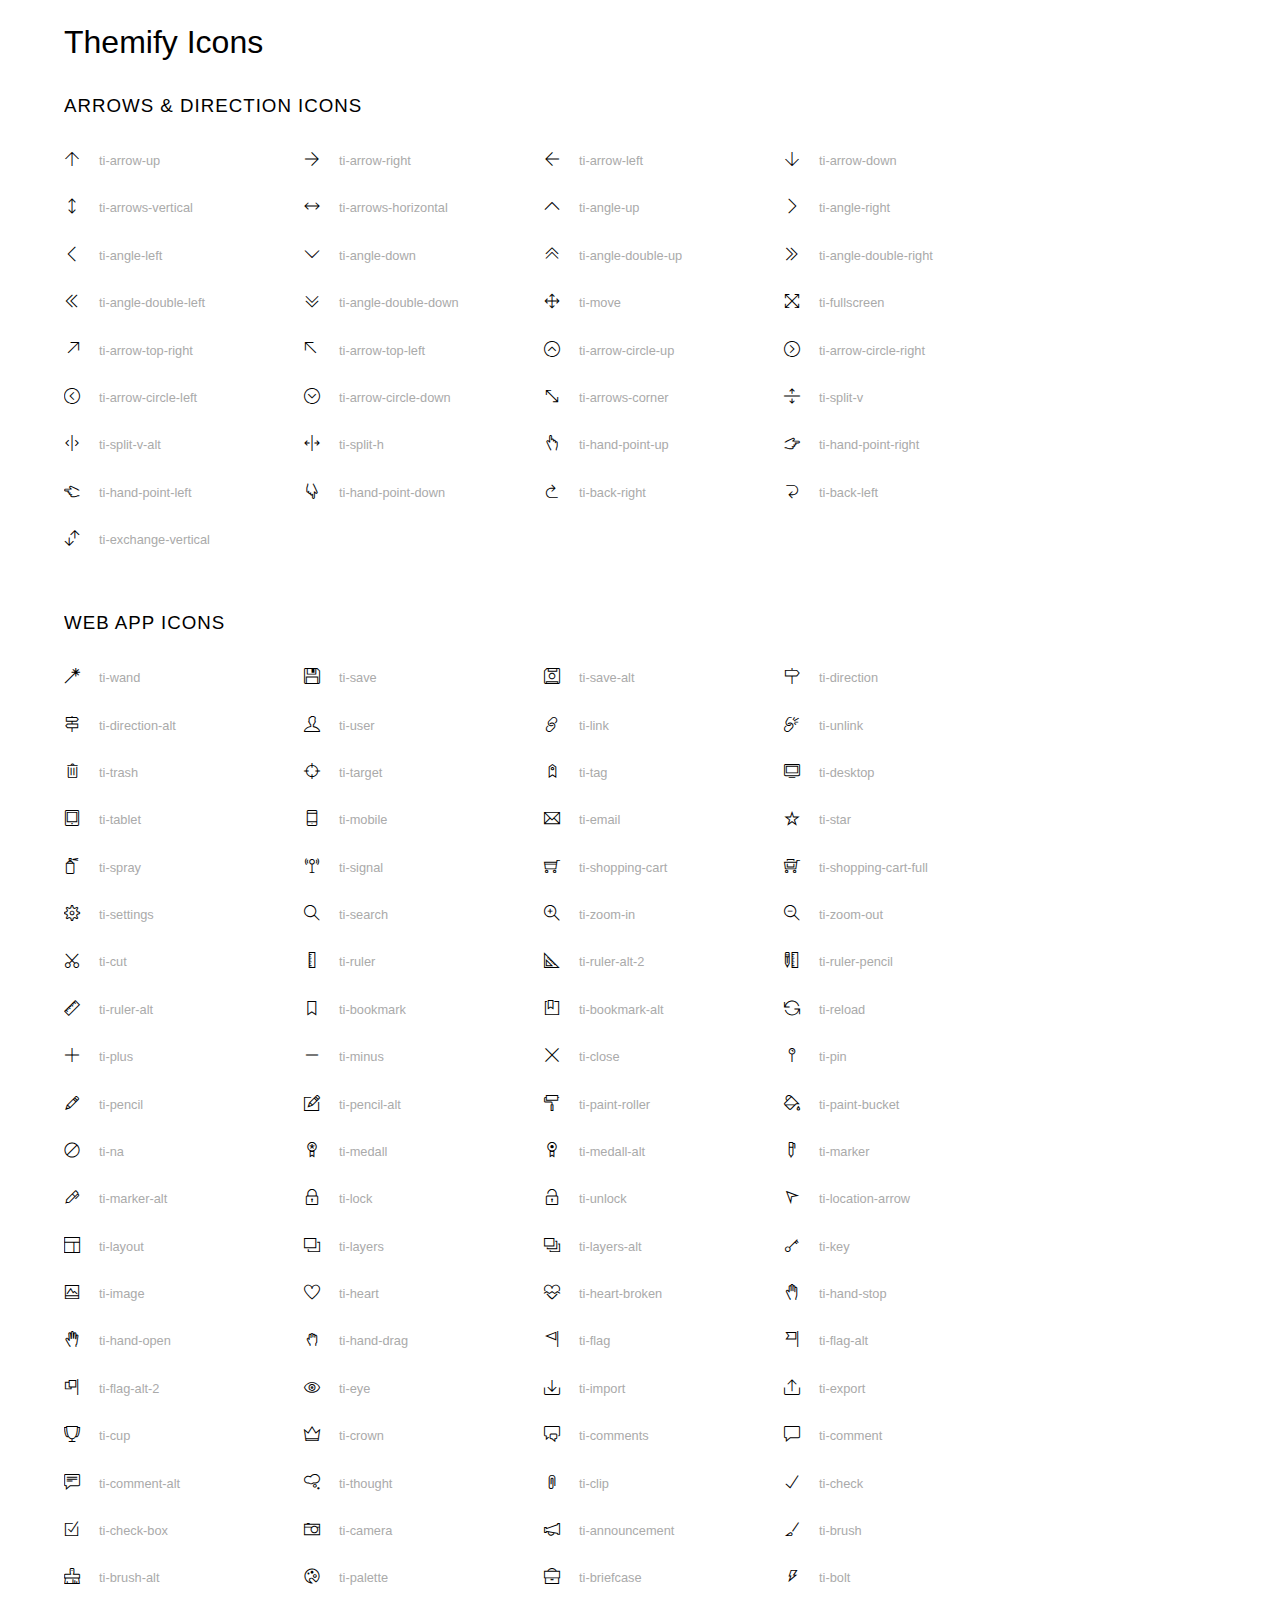
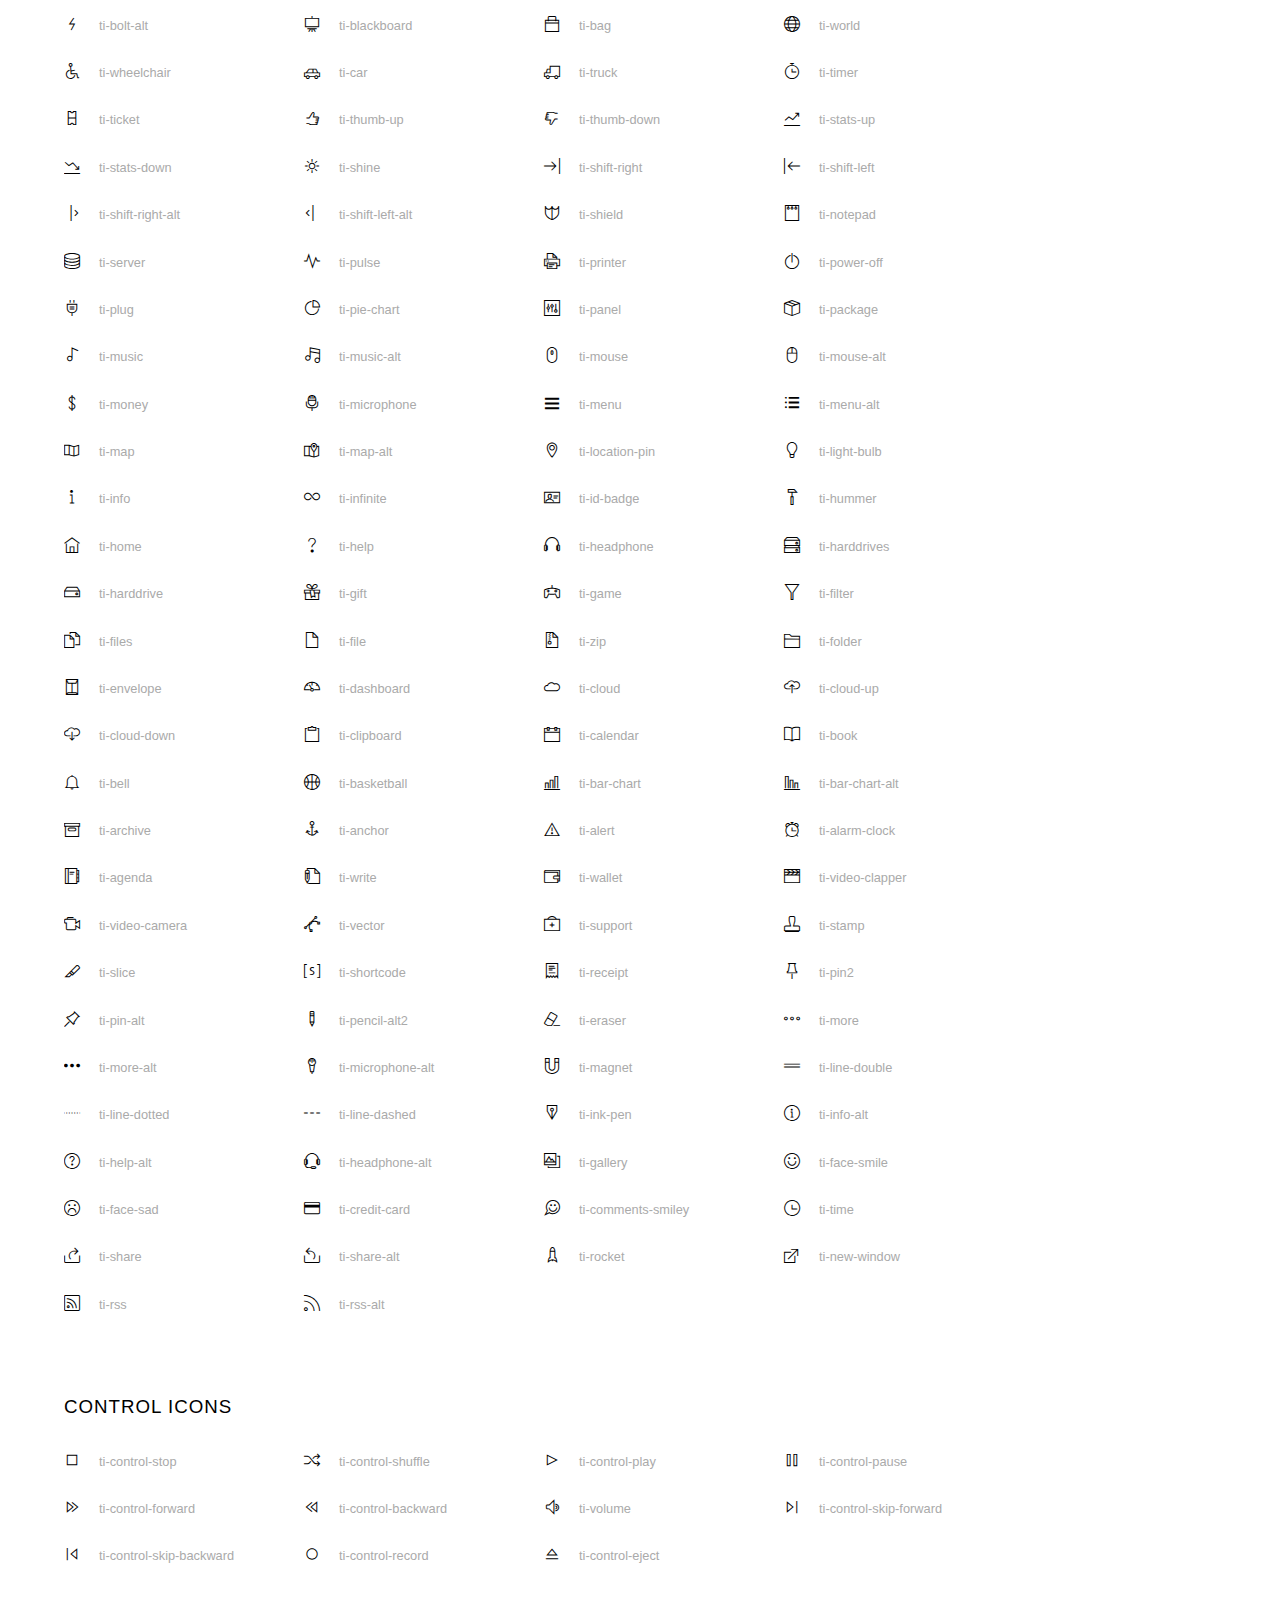
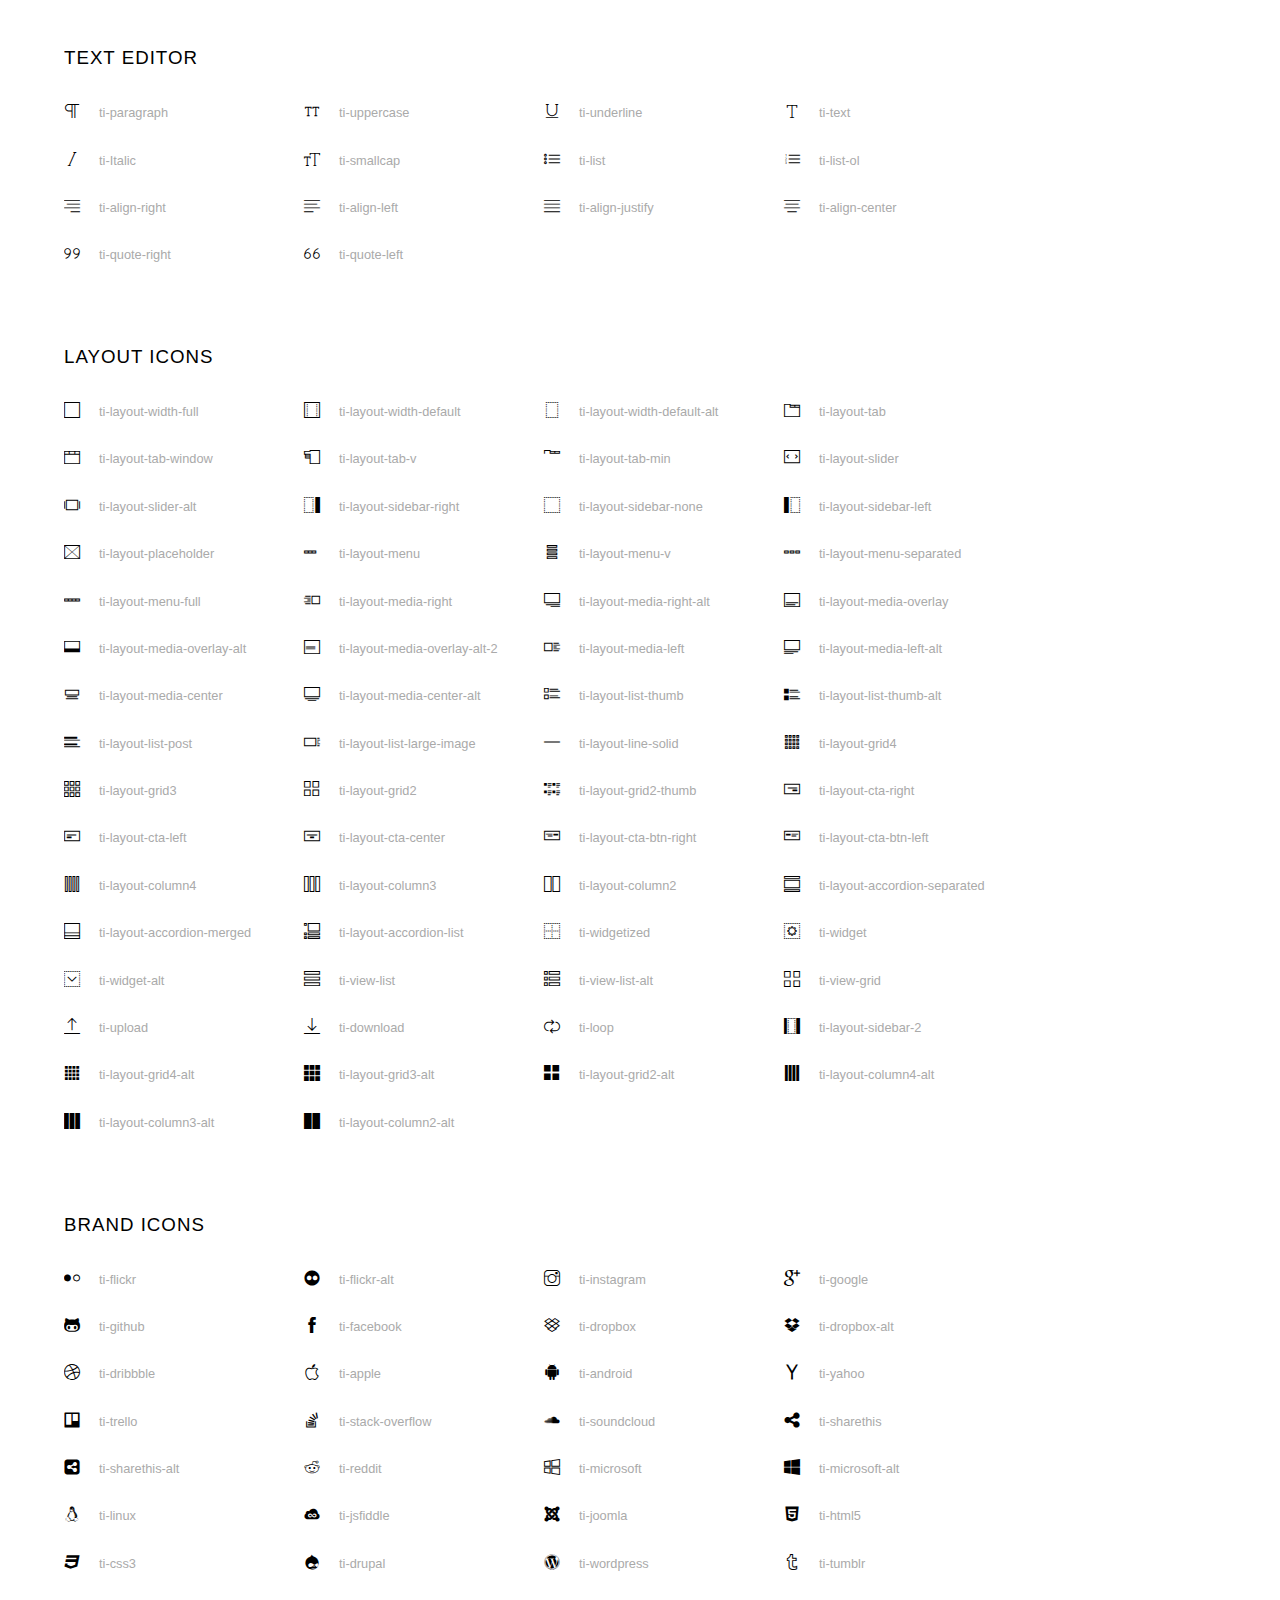
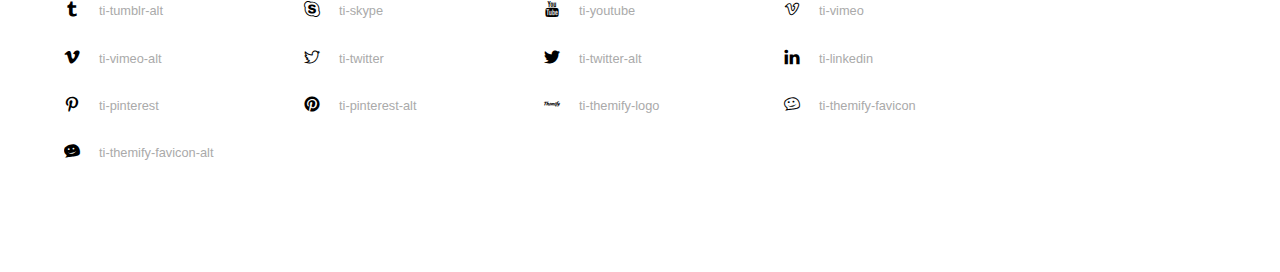
<file: assets/fonts/themify-icons/index.html>
<!doctype html>
<html>
<head>
	<meta charset="utf-8">
	<title>Themify Icon Font</title>
	<meta name="viewport" content="width=device-width">
	<link rel="stylesheet" href="demo-files/demo.css">
	<link rel="stylesheet" href="themify-icons.css">
	<!--[if lt IE 8]><!-->
	<link rel="stylesheet" href="ie7/ie7.css">
	<!--<![endif]-->
</head>
<body>
	<h1>Themify Icons</h1>

	<div class="icon-section">

		<div class="icon-section">
			<h3>Arrows &amp; Direction Icons </h3>

			<div class="icon-container">
				<span class="ti-arrow-up"></span><span class="icon-name"> ti-arrow-up</span>
			</div>
			<div class="icon-container">
				<span class="ti-arrow-right"></span><span class="icon-name"> ti-arrow-right</span>
			</div>
			<div class="icon-container">
				<span class="ti-arrow-left"></span><span class="icon-name"> ti-arrow-left</span>
			</div>
			<div class="icon-container">
				<span class="ti-arrow-down"></span><span class="icon-name"> ti-arrow-down</span>
			</div>
			<div class="icon-container">
				<span class="ti-arrows-vertical"></span><span class="icon-name"> ti-arrows-vertical</span>
			</div>
			<div class="icon-container">
				<span class="ti-arrows-horizontal"></span><span class="icon-name"> ti-arrows-horizontal</span>
			</div>
			<div class="icon-container">
				<span class="ti-angle-up"></span><span class="icon-name"> ti-angle-up</span>
			</div>
			<div class="icon-container">
				<span class="ti-angle-right"></span><span class="icon-name"> ti-angle-right</span>
			</div>
			<div class="icon-container">
				<span class="ti-angle-left"></span><span class="icon-name"> ti-angle-left</span>
			</div>
			<div class="icon-container">
				<span class="ti-angle-down"></span><span class="icon-name"> ti-angle-down</span>
			</div>	
			<div class="icon-container">
				<span class="ti-angle-double-up"></span><span class="icon-name"> ti-angle-double-up</span>
			</div>
			<div class="icon-container">
				<span class="ti-angle-double-right"></span><span class="icon-name"> ti-angle-double-right</span>
			</div>
			<div class="icon-container">
				<span class="ti-angle-double-left"></span><span class="icon-name"> ti-angle-double-left</span>
			</div>
			<div class="icon-container">
				<span class="ti-angle-double-down"></span><span class="icon-name"> ti-angle-double-down</span>
			</div>					
			<div class="icon-container">
				<span class="ti-move"></span><span class="icon-name"> ti-move</span>
			</div>
			<div class="icon-container">
				<span class="ti-fullscreen"></span><span class="icon-name"> ti-fullscreen</span>
			</div>
			<div class="icon-container">
				<span class="ti-arrow-top-right"></span><span class="icon-name"> ti-arrow-top-right</span>
			</div>
			<div class="icon-container">
				<span class="ti-arrow-top-left"></span><span class="icon-name"> ti-arrow-top-left</span>
			</div>
			<div class="icon-container">
				<span class="ti-arrow-circle-up"></span><span class="icon-name"> ti-arrow-circle-up</span>
			</div>
			<div class="icon-container">
				<span class="ti-arrow-circle-right"></span><span class="icon-name"> ti-arrow-circle-right</span>
			</div>
			<div class="icon-container">
				<span class="ti-arrow-circle-left"></span><span class="icon-name"> ti-arrow-circle-left</span>
			</div>
			<div class="icon-container">
				<span class="ti-arrow-circle-down"></span><span class="icon-name"> ti-arrow-circle-down</span>
			</div>
			<div class="icon-container">
				<span class="ti-arrows-corner"></span><span class="icon-name"> ti-arrows-corner</span>
			</div>
			<div class="icon-container">
				<span class="ti-split-v"></span><span class="icon-name"> ti-split-v</span>
			</div>

			<div class="icon-container">
				<span class="ti-split-v-alt"></span><span class="icon-name"> ti-split-v-alt</span>
			</div>
			<div class="icon-container">
				<span class="ti-split-h"></span><span class="icon-name"> ti-split-h</span>
			</div>
			<div class="icon-container">
				<span class="ti-hand-point-up"></span><span class="icon-name"> ti-hand-point-up</span>
			</div>
			<div class="icon-container">
				<span class="ti-hand-point-right"></span><span class="icon-name"> ti-hand-point-right</span>
			</div>
			<div class="icon-container">
				<span class="ti-hand-point-left"></span><span class="icon-name"> ti-hand-point-left</span>
			</div>
			<div class="icon-container">
				<span class="ti-hand-point-down"></span><span class="icon-name"> ti-hand-point-down</span>
			</div>
			<div class="icon-container">
				<span class="ti-back-right"></span><span class="icon-name"> ti-back-right</span>
			</div>
			<div class="icon-container">
				<span class="ti-back-left"></span><span class="icon-name"> ti-back-left</span>
			</div>
			<div class="icon-container">
				<span class="ti-exchange-vertical"></span><span class="icon-name"> ti-exchange-vertical</span>
			</div>

		</div> <!-- Arrows Icons -->



		<h3>Web App Icons</h3>
		
		<div class="icon-section">

			<div class="icon-container">
				<span class="ti-wand"></span><span class="icon-name"> ti-wand</span>
			</div>
			<div class="icon-container">
				<span class="ti-save"></span><span class="icon-name"> ti-save</span>
			</div>
			<div class="icon-container">
				<span class="ti-save-alt"></span><span class="icon-name"> ti-save-alt</span>
			</div>

			<div class="icon-container">
				<span class="ti-direction"></span><span class="icon-name"> ti-direction</span>
			</div>
			<div class="icon-container">
				<span class="ti-direction-alt"></span><span class="icon-name"> ti-direction-alt</span>
			</div>
			<div class="icon-container">
				<span class="ti-user"></span><span class="icon-name"> ti-user</span>
			</div>
			<div class="icon-container">
				<span class="ti-link"></span><span class="icon-name"> ti-link</span>
			</div>
			<div class="icon-container">
				<span class="ti-unlink"></span><span class="icon-name"> ti-unlink</span>
			</div>
			<div class="icon-container">
				<span class="ti-trash"></span><span class="icon-name"> ti-trash</span>
			</div>
			<div class="icon-container">
				<span class="ti-target"></span><span class="icon-name"> ti-target</span>
			</div>
			<div class="icon-container">
				<span class="ti-tag"></span><span class="icon-name"> ti-tag</span>
			</div>
			<div class="icon-container">
				<span class="ti-desktop"></span><span class="icon-name"> ti-desktop</span>
			</div>
			<div class="icon-container">
				<span class="ti-tablet"></span><span class="icon-name"> ti-tablet</span>
			</div>
			<div class="icon-container">
				<span class="ti-mobile"></span><span class="icon-name"> ti-mobile</span>
			</div>
			<div class="icon-container">
				<span class="ti-email"></span><span class="icon-name"> ti-email</span>
			</div>	
			<div class="icon-container">
				<span class="ti-star"></span><span class="icon-name"> ti-star</span>
			</div>
			<div class="icon-container">
				<span class="ti-spray"></span><span class="icon-name"> ti-spray</span>
			</div>
			<div class="icon-container">
				<span class="ti-signal"></span><span class="icon-name"> ti-signal</span>
			</div>
			<div class="icon-container">
				<span class="ti-shopping-cart"></span><span class="icon-name"> ti-shopping-cart</span>
			</div>
			<div class="icon-container">
				<span class="ti-shopping-cart-full"></span><span class="icon-name"> ti-shopping-cart-full</span>
			</div>
			<div class="icon-container">
				<span class="ti-settings"></span><span class="icon-name"> ti-settings</span>
			</div>
			<div class="icon-container">
				<span class="ti-search"></span><span class="icon-name"> ti-search</span>
			</div>
			<div class="icon-container">
				<span class="ti-zoom-in"></span><span class="icon-name"> ti-zoom-in</span>
			</div>
			<div class="icon-container">
				<span class="ti-zoom-out"></span><span class="icon-name"> ti-zoom-out</span>
			</div>
			<div class="icon-container">
				<span class="ti-cut"></span><span class="icon-name"> ti-cut</span>
			</div>
			<div class="icon-container">
				<span class="ti-ruler"></span><span class="icon-name"> ti-ruler</span>
			</div>
			<div class="icon-container">
				<span class="ti-ruler-alt-2"></span><span class="icon-name"> ti-ruler-alt-2</span>
			</div>			
			<div class="icon-container">
				<span class="ti-ruler-pencil"></span><span class="icon-name"> ti-ruler-pencil</span>
			</div>
			<div class="icon-container">
				<span class="ti-ruler-alt"></span><span class="icon-name"> ti-ruler-alt</span>
			</div>
			<div class="icon-container">
				<span class="ti-bookmark"></span><span class="icon-name"> ti-bookmark</span>
			</div>
			<div class="icon-container">
				<span class="ti-bookmark-alt"></span><span class="icon-name"> ti-bookmark-alt</span>
			</div>
			<div class="icon-container">
				<span class="ti-reload"></span><span class="icon-name"> ti-reload</span>
			</div>
			<div class="icon-container">
				<span class="ti-plus"></span><span class="icon-name"> ti-plus</span>
			</div>
			<div class="icon-container">
				<span class="ti-minus"></span><span class="icon-name"> ti-minus</span>
			</div>
			<div class="icon-container">
				<span class="ti-close"></span><span class="icon-name"> ti-close</span>
			</div>			
			<div class="icon-container">
				<span class="ti-pin"></span><span class="icon-name"> ti-pin</span>
			</div>
			<div class="icon-container">
				<span class="ti-pencil"></span><span class="icon-name"> ti-pencil</span>
			</div>
					
		  	<div class="icon-container">
				<span class="ti-pencil-alt"></span><span class="icon-name"> ti-pencil-alt</span>
			</div>
			<div class="icon-container">
				<span class="ti-paint-roller"></span><span class="icon-name"> ti-paint-roller</span>
			</div>
			<div class="icon-container">
				<span class="ti-paint-bucket"></span><span class="icon-name"> ti-paint-bucket</span>
			</div>
			<div class="icon-container">
				<span class="ti-na"></span><span class="icon-name"> ti-na</span>
			</div>
			<div class="icon-container">
				<span class="ti-medall"></span><span class="icon-name"> ti-medall</span>
			</div>
			<div class="icon-container">
				<span class="ti-medall-alt"></span><span class="icon-name"> ti-medall-alt</span>
			</div>
			<div class="icon-container">
				<span class="ti-marker"></span><span class="icon-name"> ti-marker</span>
			</div>
			<div class="icon-container">
				<span class="ti-marker-alt"></span><span class="icon-name"> ti-marker-alt</span>
			</div>

			<div class="icon-container">
				<span class="ti-lock"></span><span class="icon-name"> ti-lock</span>
			</div>
			<div class="icon-container">
				<span class="ti-unlock"></span><span class="icon-name"> ti-unlock</span>
			</div>
			<div class="icon-container">
				<span class="ti-location-arrow"></span><span class="icon-name"> ti-location-arrow</span>
			</div>
			<div class="icon-container">
				<span class="ti-layout"></span><span class="icon-name"> ti-layout</span>
			</div>
			<div class="icon-container">
				<span class="ti-layers"></span><span class="icon-name"> ti-layers</span>
			</div>
			<div class="icon-container">
				<span class="ti-layers-alt"></span><span class="icon-name"> ti-layers-alt</span>
			</div>
			<div class="icon-container">
				<span class="ti-key"></span><span class="icon-name"> ti-key</span>
			</div>
			<div class="icon-container">
				<span class="ti-image"></span><span class="icon-name"> ti-image</span>
			</div>
			<div class="icon-container">
				<span class="ti-heart"></span><span class="icon-name"> ti-heart</span>
			</div>
			<div class="icon-container">
				<span class="ti-heart-broken"></span><span class="icon-name"> ti-heart-broken</span>
			</div>
			<div class="icon-container">
				<span class="ti-hand-stop"></span><span class="icon-name"> ti-hand-stop</span>
			</div>
			<div class="icon-container">
				<span class="ti-hand-open"></span><span class="icon-name"> ti-hand-open</span>
			</div>
			<div class="icon-container">
				<span class="ti-hand-drag"></span><span class="icon-name"> ti-hand-drag</span>
			</div>
			<div class="icon-container">
				<span class="ti-flag"></span><span class="icon-name"> ti-flag</span>
			</div>
			<div class="icon-container">
				<span class="ti-flag-alt"></span><span class="icon-name"> ti-flag-alt</span>
			</div>
			<div class="icon-container">
				<span class="ti-flag-alt-2"></span><span class="icon-name"> ti-flag-alt-2</span>
			</div>
			<div class="icon-container">
				<span class="ti-eye"></span><span class="icon-name"> ti-eye</span>
			</div>
			<div class="icon-container">
				<span class="ti-import"></span><span class="icon-name"> ti-import</span>
			</div>			
			<div class="icon-container">
				<span class="ti-export"></span><span class="icon-name"> ti-export</span>
			</div>
			<div class="icon-container">
				<span class="ti-cup"></span><span class="icon-name"> ti-cup</span>
			</div>
			<div class="icon-container">
				<span class="ti-crown"></span><span class="icon-name"> ti-crown</span>
			</div>
			<div class="icon-container">
				<span class="ti-comments"></span><span class="icon-name"> ti-comments</span>
			</div>
			<div class="icon-container">
				<span class="ti-comment"></span><span class="icon-name"> ti-comment</span>
			</div>
			<div class="icon-container">
				<span class="ti-comment-alt"></span><span class="icon-name"> ti-comment-alt</span>
			</div>
			<div class="icon-container">
				<span class="ti-thought"></span><span class="icon-name"> ti-thought</span>
			</div>			
			<div class="icon-container">
				<span class="ti-clip"></span><span class="icon-name"> ti-clip</span>
			</div>

			<div class="icon-container">
				<span class="ti-check"></span><span class="icon-name"> ti-check</span>
			</div>
			<div class="icon-container">
				<span class="ti-check-box"></span><span class="icon-name"> ti-check-box</span>
			</div>
			<div class="icon-container">
				<span class="ti-camera"></span><span class="icon-name"> ti-camera</span>
			</div>
			<div class="icon-container">
				<span class="ti-announcement"></span><span class="icon-name"> ti-announcement</span>
			</div>
			<div class="icon-container">
				<span class="ti-brush"></span><span class="icon-name"> ti-brush</span>
			</div>
			<div class="icon-container">
				<span class="ti-brush-alt"></span><span class="icon-name"> ti-brush-alt</span>
			</div>
			<div class="icon-container">
				<span class="ti-palette"></span><span class="icon-name"> ti-palette</span>
			</div>			
			<div class="icon-container">
				<span class="ti-briefcase"></span><span class="icon-name"> ti-briefcase</span>
			</div>
			<div class="icon-container">
				<span class="ti-bolt"></span><span class="icon-name"> ti-bolt</span>
			</div>
			<div class="icon-container">
				<span class="ti-bolt-alt"></span><span class="icon-name"> ti-bolt-alt</span>
			</div>
			<div class="icon-container">
				<span class="ti-blackboard"></span><span class="icon-name"> ti-blackboard</span>
			</div>
			<div class="icon-container">
				<span class="ti-bag"></span><span class="icon-name"> ti-bag</span>
			</div>
			<div class="icon-container">
				<span class="ti-world"></span><span class="icon-name"> ti-world</span>
			</div>
			<div class="icon-container">
				<span class="ti-wheelchair"></span><span class="icon-name"> ti-wheelchair</span>
			</div>
			<div class="icon-container">
				<span class="ti-car"></span><span class="icon-name"> ti-car</span>
			</div>
			<div class="icon-container">
				<span class="ti-truck"></span><span class="icon-name"> ti-truck</span>
			</div>
			<div class="icon-container">
				<span class="ti-timer"></span><span class="icon-name"> ti-timer</span>
			</div>
			<div class="icon-container">
				<span class="ti-ticket"></span><span class="icon-name"> ti-ticket</span>
			</div>
			<div class="icon-container">
				<span class="ti-thumb-up"></span><span class="icon-name"> ti-thumb-up</span>
			</div>
			<div class="icon-container">
				<span class="ti-thumb-down"></span><span class="icon-name"> ti-thumb-down</span>
			</div>

			<div class="icon-container">
				<span class="ti-stats-up"></span><span class="icon-name"> ti-stats-up</span>
			</div>
			<div class="icon-container">
				<span class="ti-stats-down"></span><span class="icon-name"> ti-stats-down</span>
			</div>
			<div class="icon-container">
				<span class="ti-shine"></span><span class="icon-name"> ti-shine</span>
			</div>
			<div class="icon-container">
				<span class="ti-shift-right"></span><span class="icon-name"> ti-shift-right</span>
			</div>
			<div class="icon-container">
				<span class="ti-shift-left"></span><span class="icon-name"> ti-shift-left</span>
			</div>

			<div class="icon-container">
				<span class="ti-shift-right-alt"></span><span class="icon-name"> ti-shift-right-alt</span>
			</div>
			<div class="icon-container">
				<span class="ti-shift-left-alt"></span><span class="icon-name"> ti-shift-left-alt</span>
			</div>
			<div class="icon-container">
				<span class="ti-shield"></span><span class="icon-name"> ti-shield</span>
			</div>
			<div class="icon-container">
				<span class="ti-notepad"></span><span class="icon-name"> ti-notepad</span>
			</div>
			<div class="icon-container">
				<span class="ti-server"></span><span class="icon-name"> ti-server</span>
			</div>

			<div class="icon-container">
				<span class="ti-pulse"></span><span class="icon-name"> ti-pulse</span>
			</div>
			<div class="icon-container">
				<span class="ti-printer"></span><span class="icon-name"> ti-printer</span>
			</div>
			<div class="icon-container">
				<span class="ti-power-off"></span><span class="icon-name"> ti-power-off</span>
			</div>
			<div class="icon-container">
				<span class="ti-plug"></span><span class="icon-name"> ti-plug</span>
			</div>
			<div class="icon-container">
				<span class="ti-pie-chart"></span><span class="icon-name"> ti-pie-chart</span>
			</div>

			<div class="icon-container">
				<span class="ti-panel"></span><span class="icon-name"> ti-panel</span>
			</div>
			<div class="icon-container">
				<span class="ti-package"></span><span class="icon-name"> ti-package</span>
			</div>
			<div class="icon-container">
				<span class="ti-music"></span><span class="icon-name"> ti-music</span>
			</div>
			<div class="icon-container">
				<span class="ti-music-alt"></span><span class="icon-name"> ti-music-alt</span>
			</div>
			<div class="icon-container">
				<span class="ti-mouse"></span><span class="icon-name"> ti-mouse</span>
			</div>
			<div class="icon-container">
				<span class="ti-mouse-alt"></span><span class="icon-name"> ti-mouse-alt</span>
			</div>
			<div class="icon-container">
				<span class="ti-money"></span><span class="icon-name"> ti-money</span>
			</div>
			<div class="icon-container">
				<span class="ti-microphone"></span><span class="icon-name"> ti-microphone</span>
			</div>
			<div class="icon-container">
				<span class="ti-menu"></span><span class="icon-name"> ti-menu</span>
			</div>
			<div class="icon-container">
				<span class="ti-menu-alt"></span><span class="icon-name"> ti-menu-alt</span>
			</div>
			<div class="icon-container">
				<span class="ti-map"></span><span class="icon-name"> ti-map</span>
			</div>
			<div class="icon-container">
				<span class="ti-map-alt"></span><span class="icon-name"> ti-map-alt</span>
			</div>

			<div class="icon-container">
				<span class="ti-location-pin"></span><span class="icon-name"> ti-location-pin</span>
			</div>

			<div class="icon-container">
				<span class="ti-light-bulb"></span><span class="icon-name"> ti-light-bulb</span>
			</div>
			<div class="icon-container">
				<span class="ti-info"></span><span class="icon-name"> ti-info</span>
			</div>
			<div class="icon-container">
				<span class="ti-infinite"></span><span class="icon-name"> ti-infinite</span>
			</div>
			<div class="icon-container">
				<span class="ti-id-badge"></span><span class="icon-name"> ti-id-badge</span>
			</div>
			<div class="icon-container">
				<span class="ti-hummer"></span><span class="icon-name"> ti-hummer</span>
			</div>
			<div class="icon-container">
				<span class="ti-home"></span><span class="icon-name"> ti-home</span>
			</div>
			<div class="icon-container">
				<span class="ti-help"></span><span class="icon-name"> ti-help</span>
			</div>
			<div class="icon-container">
				<span class="ti-headphone"></span><span class="icon-name"> ti-headphone</span>
			</div>
			<div class="icon-container">
				<span class="ti-harddrives"></span><span class="icon-name"> ti-harddrives</span>
			</div>
			<div class="icon-container">
				<span class="ti-harddrive"></span><span class="icon-name"> ti-harddrive</span>
			</div>
			<div class="icon-container">
				<span class="ti-gift"></span><span class="icon-name"> ti-gift</span>
			</div>
			<div class="icon-container">
				<span class="ti-game"></span><span class="icon-name"> ti-game</span>
			</div>
			<div class="icon-container">
				<span class="ti-filter"></span><span class="icon-name"> ti-filter</span>
			</div>
			<div class="icon-container">
				<span class="ti-files"></span><span class="icon-name"> ti-files</span>
			</div>
			<div class="icon-container">
				<span class="ti-file"></span><span class="icon-name"> ti-file</span>
			</div>
			<div class="icon-container">
				<span class="ti-zip"></span><span class="icon-name"> ti-zip</span>
			</div>
			<div class="icon-container">
				<span class="ti-folder"></span><span class="icon-name"> ti-folder</span>
			</div>			
			<div class="icon-container">
				<span class="ti-envelope"></span><span class="icon-name"> ti-envelope</span>
			</div>


			<div class="icon-container">
				<span class="ti-dashboard"></span><span class="icon-name"> ti-dashboard</span>
			</div>
			<div class="icon-container">
				<span class="ti-cloud"></span><span class="icon-name"> ti-cloud</span>
			</div>
			<div class="icon-container">
				<span class="ti-cloud-up"></span><span class="icon-name"> ti-cloud-up</span>
			</div>
			<div class="icon-container">
				<span class="ti-cloud-down"></span><span class="icon-name"> ti-cloud-down</span>
			</div>
			<div class="icon-container">
				<span class="ti-clipboard"></span><span class="icon-name"> ti-clipboard</span>
			</div>
			<div class="icon-container">
				<span class="ti-calendar"></span><span class="icon-name"> ti-calendar</span>
			</div>
			<div class="icon-container">
				<span class="ti-book"></span><span class="icon-name"> ti-book</span>
			</div>
			<div class="icon-container">
				<span class="ti-bell"></span><span class="icon-name"> ti-bell</span>
			</div>
			<div class="icon-container">
				<span class="ti-basketball"></span><span class="icon-name"> ti-basketball</span>
			</div>
			<div class="icon-container">
				<span class="ti-bar-chart"></span><span class="icon-name"> ti-bar-chart</span>
			</div>
			<div class="icon-container">
				<span class="ti-bar-chart-alt"></span><span class="icon-name"> ti-bar-chart-alt</span>
			</div>


			<div class="icon-container">
				<span class="ti-archive"></span><span class="icon-name"> ti-archive</span>
			</div>
			<div class="icon-container">
				<span class="ti-anchor"></span><span class="icon-name"> ti-anchor</span>
			</div>

			<div class="icon-container">
				<span class="ti-alert"></span><span class="icon-name"> ti-alert</span>
			</div>
			<div class="icon-container">
				<span class="ti-alarm-clock"></span><span class="icon-name"> ti-alarm-clock</span>
			</div>
			<div class="icon-container">
				<span class="ti-agenda"></span><span class="icon-name"> ti-agenda</span>
			</div>
			<div class="icon-container">
				<span class="ti-write"></span><span class="icon-name"> ti-write</span>
			</div>

			<div class="icon-container">
				<span class="ti-wallet"></span><span class="icon-name"> ti-wallet</span>
			</div>
			<div class="icon-container">
				<span class="ti-video-clapper"></span><span class="icon-name"> ti-video-clapper</span>
			</div>
			<div class="icon-container">
				<span class="ti-video-camera"></span><span class="icon-name"> ti-video-camera</span>
			</div>
			<div class="icon-container">
				<span class="ti-vector"></span><span class="icon-name"> ti-vector</span>
			</div>

			<div class="icon-container">
				<span class="ti-support"></span><span class="icon-name"> ti-support</span>
			</div>
			<div class="icon-container">
				<span class="ti-stamp"></span><span class="icon-name"> ti-stamp</span>
			</div>
			<div class="icon-container">
				<span class="ti-slice"></span><span class="icon-name"> ti-slice</span>
			</div>
			<div class="icon-container">
				<span class="ti-shortcode"></span><span class="icon-name"> ti-shortcode</span>
			</div>
			<div class="icon-container">
				<span class="ti-receipt"></span><span class="icon-name"> ti-receipt</span>
			</div>
			<div class="icon-container">
				<span class="ti-pin2"></span><span class="icon-name"> ti-pin2</span>
			</div>
			<div class="icon-container">
				<span class="ti-pin-alt"></span><span class="icon-name"> ti-pin-alt</span>
			</div>
			<div class="icon-container">
				<span class="ti-pencil-alt2"></span><span class="icon-name"> ti-pencil-alt2</span>
			</div>
			<div class="icon-container">
				<span class="ti-eraser"></span><span class="icon-name"> ti-eraser</span>
			</div>			
			<div class="icon-container">
				<span class="ti-more"></span><span class="icon-name"> ti-more</span>
			</div>
			<div class="icon-container">
				<span class="ti-more-alt"></span><span class="icon-name"> ti-more-alt</span>
			</div>
			<div class="icon-container">
				<span class="ti-microphone-alt"></span><span class="icon-name"> ti-microphone-alt</span>
			</div>
			<div class="icon-container">
				<span class="ti-magnet"></span><span class="icon-name"> ti-magnet</span>
			</div>
			<div class="icon-container">
				<span class="ti-line-double"></span><span class="icon-name"> ti-line-double</span>
			</div>
			<div class="icon-container">
				<span class="ti-line-dotted"></span><span class="icon-name"> ti-line-dotted</span>
			</div>
			<div class="icon-container">
				<span class="ti-line-dashed"></span><span class="icon-name"> ti-line-dashed</span>
			</div>

			<div class="icon-container">
				<span class="ti-ink-pen"></span><span class="icon-name"> ti-ink-pen</span>
			</div>
			<div class="icon-container">
				<span class="ti-info-alt"></span><span class="icon-name"> ti-info-alt</span>
			</div>
			<div class="icon-container">
				<span class="ti-help-alt"></span><span class="icon-name"> ti-help-alt</span>
			</div>
			<div class="icon-container">
				<span class="ti-headphone-alt"></span><span class="icon-name"> ti-headphone-alt</span>
			</div>

			<div class="icon-container">
				<span class="ti-gallery"></span><span class="icon-name"> ti-gallery</span>
			</div>
			<div class="icon-container">
				<span class="ti-face-smile"></span><span class="icon-name"> ti-face-smile</span>
			</div>
			<div class="icon-container">
				<span class="ti-face-sad"></span><span class="icon-name"> ti-face-sad</span>
			</div>
			<div class="icon-container">
				<span class="ti-credit-card"></span><span class="icon-name"> ti-credit-card</span>
			</div>
			<div class="icon-container">
				<span class="ti-comments-smiley"></span><span class="icon-name"> ti-comments-smiley</span>
			</div>
			<div class="icon-container">
				<span class="ti-time"></span><span class="icon-name"> ti-time</span>
			</div>
			<div class="icon-container">
				<span class="ti-share"></span><span class="icon-name"> ti-share</span>
			</div>
			<div class="icon-container">
				<span class="ti-share-alt"></span><span class="icon-name"> ti-share-alt</span>
			</div>
			<div class="icon-container">
				<span class="ti-rocket"></span><span class="icon-name"> ti-rocket</span>
			</div>

			<div class="icon-container">
				<span class="ti-new-window"></span><span class="icon-name"> ti-new-window</span>
			</div>

			<div class="icon-container">
				<span class="ti-rss"></span><span class="icon-name"> ti-rss</span>
			</div>

			<div class="icon-container">
				<span class="ti-rss-alt"></span><span class="icon-name"> ti-rss-alt</span>
			</div>
			
		</div><!-- Web App Icons -->


		<div class="icon-section">
			<h3>Control Icons</h3>
			<div class="icon-container">
				<span class="ti-control-stop"></span><span class="icon-name"> ti-control-stop</span>
			</div>
			<div class="icon-container">
				<span class="ti-control-shuffle"></span><span class="icon-name"> ti-control-shuffle</span>
			</div>
			<div class="icon-container">
				<span class="ti-control-play"></span><span class="icon-name"> ti-control-play</span>
			</div>
			<div class="icon-container">
				<span class="ti-control-pause"></span><span class="icon-name"> ti-control-pause</span>
			</div>
			<div class="icon-container">
				<span class="ti-control-forward"></span><span class="icon-name"> ti-control-forward</span>
			</div>
			<div class="icon-container">
				<span class="ti-control-backward"></span><span class="icon-name"> ti-control-backward</span>
			</div>	
			<div class="icon-container">
				<span class="ti-volume"></span><span class="icon-name"> ti-volume</span>
			</div>
			<div class="icon-container">
				<span class="ti-control-skip-forward"></span><span class="icon-name"> ti-control-skip-forward</span>
			</div>
			<div class="icon-container">
				<span class="ti-control-skip-backward"></span><span class="icon-name"> ti-control-skip-backward</span>
			</div>
			<div class="icon-container">
				<span class="ti-control-record"></span><span class="icon-name"> ti-control-record</span>
			</div>
			<div class="icon-container">
				<span class="ti-control-eject"></span><span class="icon-name"> ti-control-eject</span>
			</div>			
		</div> <!-- Control Icons -->


		<div class="icon-section">
			<h3>Text Editor</h3>

			<div class="icon-container">
				<span class="ti-paragraph"></span><span class="icon-name"> ti-paragraph</span>
			</div>
			<div class="icon-container">
				<span class="ti-uppercase"></span><span class="icon-name"> ti-uppercase</span>
			</div>

			<div class="icon-container">
				<span class="ti-underline"></span><span class="icon-name"> ti-underline</span>
			</div>
			<div class="icon-container">
				<span class="ti-text"></span><span class="icon-name"> ti-text</span>
			</div>
			<div class="icon-container">
				<span class="ti-Italic"></span><span class="icon-name"> ti-Italic</span>
			</div>
			<div class="icon-container">
				<span class="ti-smallcap"></span><span class="icon-name"> ti-smallcap</span>
			</div>
			<div class="icon-container">
				<span class="ti-list"></span><span class="icon-name"> ti-list</span>
			</div>
			<div class="icon-container">
				<span class="ti-list-ol"></span><span class="icon-name"> ti-list-ol</span>
			</div>
			<div class="icon-container">
				<span class="ti-align-right"></span><span class="icon-name"> ti-align-right</span>
			</div>
			<div class="icon-container">
				<span class="ti-align-left"></span><span class="icon-name"> ti-align-left</span>
			</div>
			<div class="icon-container">
				<span class="ti-align-justify"></span><span class="icon-name"> ti-align-justify</span>
			</div>
			<div class="icon-container">
				<span class="ti-align-center"></span><span class="icon-name"> ti-align-center</span>
			</div>
			<div class="icon-container">
				<span class="ti-quote-right"></span><span class="icon-name"> ti-quote-right</span>
			</div>
			<div class="icon-container">
				<span class="ti-quote-left"></span><span class="icon-name"> ti-quote-left</span>
			</div>

		</div> <!-- Text Editor -->



		<div class="icon-section">
			<h3>Layout Icons</h3>
			<div class="icon-container">
				<span class="ti-layout-width-full"></span><span class="icon-name"> ti-layout-width-full</span>
			</div>
			<div class="icon-container">
				<span class="ti-layout-width-default"></span><span class="icon-name"> ti-layout-width-default</span>
			</div>
			<div class="icon-container">
				<span class="ti-layout-width-default-alt"></span><span class="icon-name"> ti-layout-width-default-alt</span>
			</div>
			<div class="icon-container">
				<span class="ti-layout-tab"></span><span class="icon-name"> ti-layout-tab</span>
			</div>
			<div class="icon-container">
				<span class="ti-layout-tab-window"></span><span class="icon-name"> ti-layout-tab-window</span>
			</div>
			<div class="icon-container">
				<span class="ti-layout-tab-v"></span><span class="icon-name"> ti-layout-tab-v</span>
			</div>
			<div class="icon-container">
				<span class="ti-layout-tab-min"></span><span class="icon-name"> ti-layout-tab-min</span>
			</div>
			<div class="icon-container">
				<span class="ti-layout-slider"></span><span class="icon-name"> ti-layout-slider</span>
			</div>
			<div class="icon-container">
				<span class="ti-layout-slider-alt"></span><span class="icon-name"> ti-layout-slider-alt</span>
			</div>
			<div class="icon-container">
				<span class="ti-layout-sidebar-right"></span><span class="icon-name"> ti-layout-sidebar-right</span>
			</div>
			<div class="icon-container">
				<span class="ti-layout-sidebar-none"></span><span class="icon-name"> ti-layout-sidebar-none</span>
			</div>
			<div class="icon-container">
				<span class="ti-layout-sidebar-left"></span><span class="icon-name"> ti-layout-sidebar-left</span>
			</div>
			<div class="icon-container">
				<span class="ti-layout-placeholder"></span><span class="icon-name"> ti-layout-placeholder</span>
			</div>
			<div class="icon-container">
				<span class="ti-layout-menu"></span><span class="icon-name"> ti-layout-menu</span>
			</div>
			<div class="icon-container">
				<span class="ti-layout-menu-v"></span><span class="icon-name"> ti-layout-menu-v</span>
			</div>
			<div class="icon-container">
				<span class="ti-layout-menu-separated"></span><span class="icon-name"> ti-layout-menu-separated</span>
			</div>
			<div class="icon-container">
				<span class="ti-layout-menu-full"></span><span class="icon-name"> ti-layout-menu-full</span>
			</div>
			<div class="icon-container">
				<span class="ti-layout-media-right"></span><span class="icon-name"> ti-layout-media-right</span>
			</div>
			<div class="icon-container">
				<span class="ti-layout-media-right-alt"></span><span class="icon-name"> ti-layout-media-right-alt</span>
			</div>
			<div class="icon-container">
				<span class="ti-layout-media-overlay"></span><span class="icon-name"> ti-layout-media-overlay</span>
			</div>
			<div class="icon-container">
				<span class="ti-layout-media-overlay-alt"></span><span class="icon-name"> ti-layout-media-overlay-alt</span>
			</div>
			<div class="icon-container">
				<span class="ti-layout-media-overlay-alt-2"></span><span class="icon-name"> ti-layout-media-overlay-alt-2</span>
			</div>
			<div class="icon-container">
				<span class="ti-layout-media-left"></span><span class="icon-name"> ti-layout-media-left</span>
			</div>
			<div class="icon-container">
				<span class="ti-layout-media-left-alt"></span><span class="icon-name"> ti-layout-media-left-alt</span>
			</div>
			<div class="icon-container">
				<span class="ti-layout-media-center"></span><span class="icon-name"> ti-layout-media-center</span>
			</div>
			<div class="icon-container">
				<span class="ti-layout-media-center-alt"></span><span class="icon-name"> ti-layout-media-center-alt</span>
			</div>
			<div class="icon-container">
				<span class="ti-layout-list-thumb"></span><span class="icon-name"> ti-layout-list-thumb</span>
			</div>
			<div class="icon-container">
				<span class="ti-layout-list-thumb-alt"></span><span class="icon-name"> ti-layout-list-thumb-alt</span>
			</div>
			<div class="icon-container">
				<span class="ti-layout-list-post"></span><span class="icon-name"> ti-layout-list-post</span>
			</div>
			<div class="icon-container">
				<span class="ti-layout-list-large-image"></span><span class="icon-name"> ti-layout-list-large-image</span>
			</div>
			<div class="icon-container">
				<span class="ti-layout-line-solid"></span><span class="icon-name"> ti-layout-line-solid</span>
			</div>
			<div class="icon-container">
				<span class="ti-layout-grid4"></span><span class="icon-name"> ti-layout-grid4</span>
			</div>
			<div class="icon-container">
				<span class="ti-layout-grid3"></span><span class="icon-name"> ti-layout-grid3</span>
			</div>
			<div class="icon-container">
				<span class="ti-layout-grid2"></span><span class="icon-name"> ti-layout-grid2</span>
			</div>
			<div class="icon-container">
				<span class="ti-layout-grid2-thumb"></span><span class="icon-name"> ti-layout-grid2-thumb</span>
			</div>
			<div class="icon-container">
				<span class="ti-layout-cta-right"></span><span class="icon-name"> ti-layout-cta-right</span>
			</div>
			<div class="icon-container">
				<span class="ti-layout-cta-left"></span><span class="icon-name"> ti-layout-cta-left</span>
			</div>
			<div class="icon-container">
				<span class="ti-layout-cta-center"></span><span class="icon-name"> ti-layout-cta-center</span>
			</div>
			<div class="icon-container">
				<span class="ti-layout-cta-btn-right"></span><span class="icon-name"> ti-layout-cta-btn-right</span>
			</div>
			<div class="icon-container">
				<span class="ti-layout-cta-btn-left"></span><span class="icon-name"> ti-layout-cta-btn-left</span>
			</div>
			<div class="icon-container">
				<span class="ti-layout-column4"></span><span class="icon-name"> ti-layout-column4</span>
			</div>
			<div class="icon-container">
				<span class="ti-layout-column3"></span><span class="icon-name"> ti-layout-column3</span>
			</div>
			<div class="icon-container">
				<span class="ti-layout-column2"></span><span class="icon-name"> ti-layout-column2</span>
			</div>
			<div class="icon-container">
				<span class="ti-layout-accordion-separated"></span><span class="icon-name"> ti-layout-accordion-separated</span>
			</div>
			<div class="icon-container">
				<span class="ti-layout-accordion-merged"></span><span class="icon-name"> ti-layout-accordion-merged</span>
			</div>
			<div class="icon-container">
				<span class="ti-layout-accordion-list"></span><span class="icon-name"> ti-layout-accordion-list</span>
			</div>
			<div class="icon-container">
				<span class="ti-widgetized"></span><span class="icon-name"> ti-widgetized</span>
			</div>
			<div class="icon-container">
				<span class="ti-widget"></span><span class="icon-name"> ti-widget</span>
			</div>
			<div class="icon-container">
				<span class="ti-widget-alt"></span><span class="icon-name"> ti-widget-alt</span>
			</div>
			<div class="icon-container">
				<span class="ti-view-list"></span><span class="icon-name"> ti-view-list</span>
			</div>
			<div class="icon-container">
				<span class="ti-view-list-alt"></span><span class="icon-name"> ti-view-list-alt</span>
			</div>
			<div class="icon-container">
				<span class="ti-view-grid"></span><span class="icon-name"> ti-view-grid</span>
			</div>
			<div class="icon-container">
				<span class="ti-upload"></span><span class="icon-name"> ti-upload</span>
			</div>
			<div class="icon-container">
				<span class="ti-download"></span><span class="icon-name"> ti-download</span>
			</div>	
			<div class="icon-container">
				<span class="ti-loop"></span><span class="icon-name"> ti-loop</span>
			</div>
			<div class="icon-container">
				<span class="ti-layout-sidebar-2"></span><span class="icon-name"> ti-layout-sidebar-2</span>
			</div>
			<div class="icon-container">
				<span class="ti-layout-grid4-alt"></span><span class="icon-name"> ti-layout-grid4-alt</span>
			</div>
			<div class="icon-container">
				<span class="ti-layout-grid3-alt"></span><span class="icon-name"> ti-layout-grid3-alt</span>
			</div>
			<div class="icon-container">
				<span class="ti-layout-grid2-alt"></span><span class="icon-name"> ti-layout-grid2-alt</span>
			</div>
			<div class="icon-container">
				<span class="ti-layout-column4-alt"></span><span class="icon-name"> ti-layout-column4-alt</span>
			</div>
			<div class="icon-container">
				<span class="ti-layout-column3-alt"></span><span class="icon-name"> ti-layout-column3-alt</span>
			</div>
			<div class="icon-container">
				<span class="ti-layout-column2-alt"></span><span class="icon-name"> ti-layout-column2-alt</span>
			</div>		


		</div> <!-- Layout Icons -->


		<div class="icon-section">
			<h3>Brand Icons</h3>

			<div class="icon-container">
				<span class="ti-flickr"></span><span class="icon-name"> ti-flickr</span>
			</div>
			<div class="icon-container">
				<span class="ti-flickr-alt"></span><span class="icon-name"> ti-flickr-alt</span>
			</div>			
			<div class="icon-container">
				<span class="ti-instagram"></span><span class="icon-name"> ti-instagram</span>
			</div>
			<div class="icon-container">
				<span class="ti-google"></span><span class="icon-name"> ti-google</span>
			</div>
			<div class="icon-container">
				<span class="ti-github"></span><span class="icon-name"> ti-github</span>
			</div>

			<div class="icon-container">
				<span class="ti-facebook"></span><span class="icon-name"> ti-facebook</span>
			</div>
			<div class="icon-container">
				<span class="ti-dropbox"></span><span class="icon-name"> ti-dropbox</span>
			</div>
			<div class="icon-container">
				<span class="ti-dropbox-alt"></span><span class="icon-name"> ti-dropbox-alt</span>
			</div>
			<div class="icon-container">
				<span class="ti-dribbble"></span><span class="icon-name"> ti-dribbble</span>
			</div>
			<div class="icon-container">
				<span class="ti-apple"></span><span class="icon-name"> ti-apple</span>
			</div>
			<div class="icon-container">
				<span class="ti-android"></span><span class="icon-name"> ti-android</span>
			</div>
			<div class="icon-container">
				<span class="ti-yahoo"></span><span class="icon-name"> ti-yahoo</span>
			</div>
			<div class="icon-container">
				<span class="ti-trello"></span><span class="icon-name"> ti-trello</span>
			</div>
			<div class="icon-container">
				<span class="ti-stack-overflow"></span><span class="icon-name"> ti-stack-overflow</span>
			</div>
			<div class="icon-container">
				<span class="ti-soundcloud"></span><span class="icon-name"> ti-soundcloud</span>
			</div>
			<div class="icon-container">
				<span class="ti-sharethis"></span><span class="icon-name"> ti-sharethis</span>
			</div>
			<div class="icon-container">
				<span class="ti-sharethis-alt"></span><span class="icon-name"> ti-sharethis-alt</span>
			</div>
			<div class="icon-container">
				<span class="ti-reddit"></span><span class="icon-name"> ti-reddit</span>
			</div>

			<div class="icon-container">
				<span class="ti-microsoft"></span><span class="icon-name"> ti-microsoft</span>
			</div>
			<div class="icon-container">
				<span class="ti-microsoft-alt"></span><span class="icon-name"> ti-microsoft-alt</span>
			</div>
			<div class="icon-container">
				<span class="ti-linux"></span><span class="icon-name"> ti-linux</span>
			</div>
			<div class="icon-container">
				<span class="ti-jsfiddle"></span><span class="icon-name"> ti-jsfiddle</span>
			</div>
			<div class="icon-container">
				<span class="ti-joomla"></span><span class="icon-name"> ti-joomla</span>
			</div>
			<div class="icon-container">
				<span class="ti-html5"></span><span class="icon-name"> ti-html5</span>
			</div>
			<div class="icon-container">
				<span class="ti-css3"></span><span class="icon-name"> ti-css3</span>
			</div>	
			<div class="icon-container">
				<span class="ti-drupal"></span><span class="icon-name"> ti-drupal</span>
			</div>
			<div class="icon-container">
				<span class="ti-wordpress"></span><span class="icon-name"> ti-wordpress</span>
			</div>		
			<div class="icon-container">
				<span class="ti-tumblr"></span><span class="icon-name"> ti-tumblr</span>
			</div>
			<div class="icon-container">
				<span class="ti-tumblr-alt"></span><span class="icon-name"> ti-tumblr-alt</span>
			</div>
			<div class="icon-container">
				<span class="ti-skype"></span><span class="icon-name"> ti-skype</span>
			</div>
			<div class="icon-container">
				<span class="ti-youtube"></span><span class="icon-name"> ti-youtube</span>
			</div>
			<div class="icon-container">
				<span class="ti-vimeo"></span><span class="icon-name"> ti-vimeo</span>
			</div>
			<div class="icon-container">
				<span class="ti-vimeo-alt"></span><span class="icon-name"> ti-vimeo-alt</span>
			</div>			
			<div class="icon-container">
				<span class="ti-twitter"></span><span class="icon-name"> ti-twitter</span>
			</div>
			<div class="icon-container">
				<span class="ti-twitter-alt"></span><span class="icon-name"> ti-twitter-alt</span>
			</div>
			<div class="icon-container">
				<span class="ti-linkedin"></span><span class="icon-name"> ti-linkedin</span>
			</div>
			<div class="icon-container">
				<span class="ti-pinterest"></span><span class="icon-name"> ti-pinterest</span>
			</div>

			<div class="icon-container">
				<span class="ti-pinterest-alt"></span><span class="icon-name"> ti-pinterest-alt</span>
			</div>
			<div class="icon-container">
				<span class="ti-themify-logo"></span><span class="icon-name"> ti-themify-logo</span>
			</div>
			<div class="icon-container">
				<span class="ti-themify-favicon"></span><span class="icon-name"> ti-themify-favicon</span>
			</div>
			<div class="icon-container">
				<span class="ti-themify-favicon-alt"></span><span class="icon-name"> ti-themify-favicon-alt</span>
			</div>

		</div> <!-- brand Icons -->

	</div>

</body>
</html>
</file>
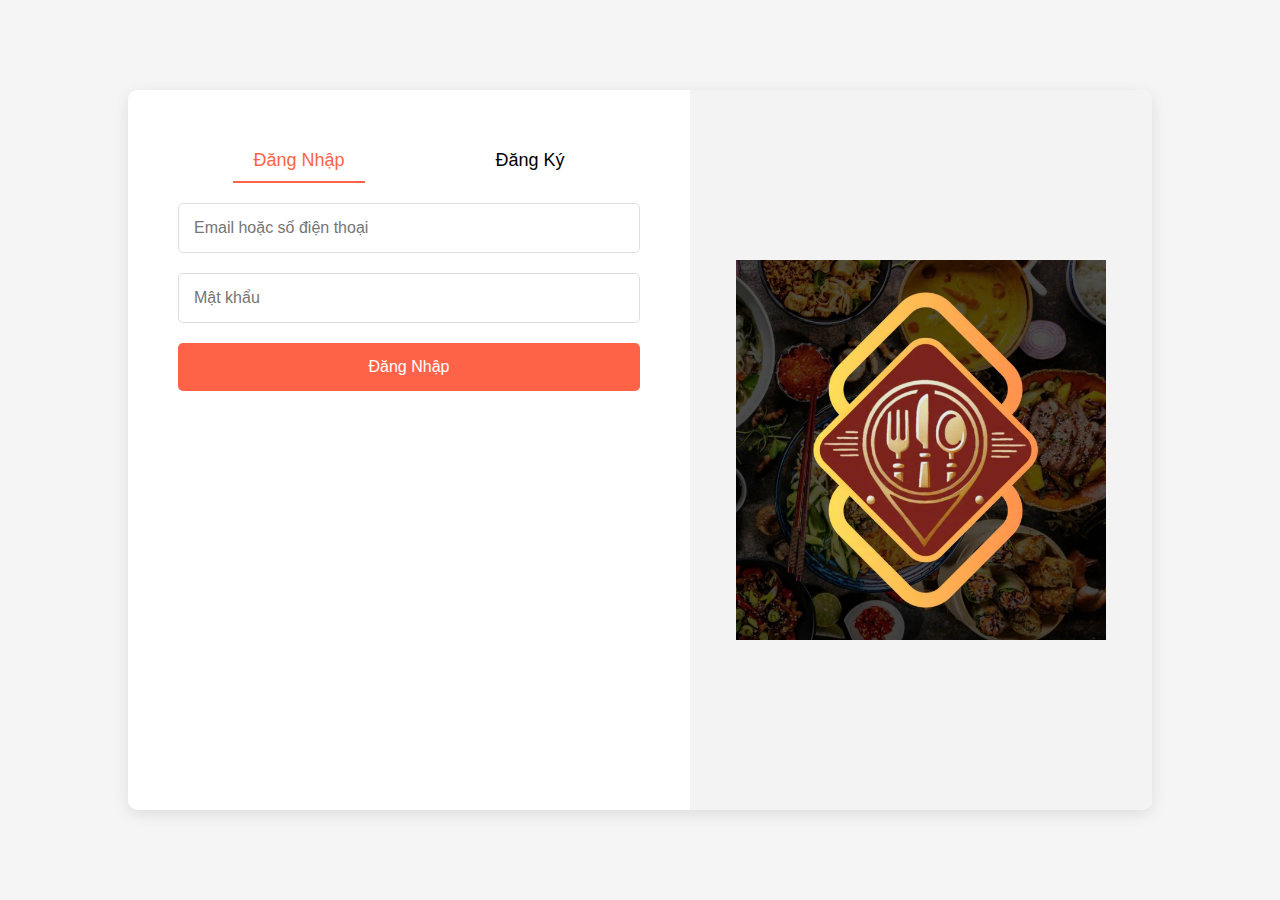
<file: login.html>
<!DOCTYPE html>
<html lang="vi">
<head>
    <meta charset="UTF-8">
    <meta name="viewport" content="width=device-width, initial-scale=1.0">
    <title>Flavory</title>
    <link rel="icon" type="image/x-icon" href="./assets/img/logo-icon-flavory.png">
    <link href="https://fonts.googleapis.com/css2?family=Poppins:wght@300;400;500&display=swap" rel="stylesheet">
    <link rel="stylesheet" href="./assets/css/stylesLogin.css">
</head>
<body>

<div class="login-container">
    <!-- Phần Form -->
    <div class="form-section">
        <!-- Nút chuyển giữa đăng nhập và đăng ký -->
        <div class="tab-buttons">
            <button class="tab-button active" onclick="showForm('login-form')">Đăng Nhập</button>
            <button class="tab-button" onclick="showForm('signup-form')">Đăng Ký</button>
        </div>

        <!-- Form đăng nhập -->
        <div class="form login-form active" id="login-form">
            <form id="loginForm">
                <input type="text" class="input-field" placeholder="Email hoặc số điện thoại" required pattern="^([a-zA-Z0-9._%+-]+@[a-zA-Z0-9.-]+\.[a-zA-Z]{2,}|[0-9]{10})$" title="Vui lòng nhập email hợp lệ hoặc số điện thoại 10 chữ số">
                <input type="password" class="input-field" placeholder="Mật khẩu" required>
                <button type="submit" class="submit-btn">Đăng Nhập</button>
            </form>
        </div>

        <!-- Form đăng ký -->
        <div class="form signup-form" id="signup-form">
            <form id="signupForm">
                <input type="text" class="input-field" placeholder="Tên tài khoản" required>
                <input type="email" class="input-field" placeholder="Email" required>
                <input type="tel" class="input-field" placeholder="Số điện thoại" pattern="[0-9]{10}" title="Vui lòng nhập số điện thoại hợp lệ" required>
                <input type="password" class="input-field" placeholder="Mật khẩu" required>
                <input type="password" class="input-field" placeholder="Xác nhận mật khẩu" required>
                <button type="submit" class="submit-btn">Đăng Ký</button>
            </form>
        </div>
    </div>

    <!-- Phần hình minh họa -->
    <div class="illustration-section">
        <img src="./assets/img/logo1.jpg" alt="Flavory logo">
    </div>
</div>

<script src="script.js"></script>

</body>
</html>
</file>
<file: assets/fonts/themify-icons/demo-files/demo.css>
body {
	font: normal 1em/1.5em Arial, Helvetica, sans-serif;
	max-width: 90%;
	margin: 30px auto 0;
}
h1, h3 {
	font-weight: normal;
}
h3 {
	font-size: 1.4;
	text-transform: uppercase;
	letter-spacing: 1px;
}

.icon-section {
	margin: 0 0 3em;
	clear: both;
	overflow: hidden;
}
.icon-container {
	width: 240px; 
	padding: .7em 0;
	float: left; 
	position: relative;
	text-align: left;
}
.icon-container [class^="ti-"], 
.icon-container [class*=" ti-"] {
	color: #000;
	position: absolute;
	margin-top: 3px;
	transition: .3s;
}
.icon-container:hover [class^="ti-"],
.icon-container:hover [class*=" ti-"] {
	font-size: 2.2em;
	margin-top: -5px;
}
.icon-container:hover .icon-name {
	color: #000;
}
.icon-name {
	color: #aaa;
	margin-left: 35px;
	font-size: .8em;
	transition: .3s;
}
.icon-container:hover .icon-name {
	margin-left: 45px;
}
</file>
<file: assets/fonts/themify-icons/themify-icons.css>
@font-face {
	font-family: 'themify';
	src:url('fonts/themify.eot?-fvbane');
	src:url('fonts/themify.eot?#iefix-fvbane') format('embedded-opentype'),
		url('fonts/themify.woff?-fvbane') format('woff'),
		url('fonts/themify.ttf?-fvbane') format('truetype'),
		url('fonts/themify.svg?-fvbane#themify') format('svg');
	font-weight: normal;
	font-style: normal;
}

[class^="ti-"], [class*=" ti-"] {
	font-family: 'themify';
	speak: none;
	font-style: normal;
	font-weight: normal;
	font-variant: normal;
	text-transform: none;
	line-height: 1;

	/* Better Font Rendering =========== */
	-webkit-font-smoothing: antialiased;
	-moz-osx-font-smoothing: grayscale;
}

.ti-wand:before {
	content: "\e600";
}
.ti-volume:before {
	content: "\e601";
}
.ti-user:before {
	content: "\e602";
}
.ti-unlock:before {
	content: "\e603";
}
.ti-unlink:before {
	content: "\e604";
}
.ti-trash:before {
	content: "\e605";
}
.ti-thought:before {
	content: "\e606";
}
.ti-target:before {
	content: "\e607";
}
.ti-tag:before {
	content: "\e608";
}
.ti-tablet:before {
	content: "\e609";
}
.ti-star:before {
	content: "\e60a";
}
.ti-spray:before {
	content: "\e60b";
}
.ti-signal:before {
	content: "\e60c";
}
.ti-shopping-cart:before {
	content: "\e60d";
}
.ti-shopping-cart-full:before {
	content: "\e60e";
}
.ti-settings:before {
	content: "\e60f";
}
.ti-search:before {
	content: "\e610";
}
.ti-zoom-in:before {
	content: "\e611";
}
.ti-zoom-out:before {
	content: "\e612";
}
.ti-cut:before {
	content: "\e613";
}
.ti-ruler:before {
	content: "\e614";
}
.ti-ruler-pencil:before {
	content: "\e615";
}
.ti-ruler-alt:before {
	content: "\e616";
}
.ti-bookmark:before {
	content: "\e617";
}
.ti-bookmark-alt:before {
	content: "\e618";
}
.ti-reload:before {
	content: "\e619";
}
.ti-plus:before {
	content: "\e61a";
}
.ti-pin:before {
	content: "\e61b";
}
.ti-pencil:before {
	content: "\e61c";
}
.ti-pencil-alt:before {
	content: "\e61d";
}
.ti-paint-roller:before {
	content: "\e61e";
}
.ti-paint-bucket:before {
	content: "\e61f";
}
.ti-na:before {
	content: "\e620";
}
.ti-mobile:before {
	content: "\e621";
}
.ti-minus:before {
	content: "\e622";
}
.ti-medall:before {
	content: "\e623";
}
.ti-medall-alt:before {
	content: "\e624";
}
.ti-marker:before {
	content: "\e625";
}
.ti-marker-alt:before {
	content: "\e626";
}
.ti-arrow-up:before {
	content: "\e627";
}
.ti-arrow-right:before {
	content: "\e628";
}
.ti-arrow-left:before {
	content: "\e629";
}
.ti-arrow-down:before {
	content: "\e62a";
}
.ti-lock:before {
	content: "\e62b";
}
.ti-location-arrow:before {
	content: "\e62c";
}
.ti-link:before {
	content: "\e62d";
}
.ti-layout:before {
	content: "\e62e";
}
.ti-layers:before {
	content: "\e62f";
}
.ti-layers-alt:before {
	content: "\e630";
}
.ti-key:before {
	content: "\e631";
}
.ti-import:before {
	content: "\e632";
}
.ti-image:before {
	content: "\e633";
}
.ti-heart:before {
	content: "\e634";
}
.ti-heart-broken:before {
	content: "\e635";
}
.ti-hand-stop:before {
	content: "\e636";
}
.ti-hand-open:before {
	content: "\e637";
}
.ti-hand-drag:before {
	content: "\e638";
}
.ti-folder:before {
	content: "\e639";
}
.ti-flag:before {
	content: "\e63a";
}
.ti-flag-alt:before {
	content: "\e63b";
}
.ti-flag-alt-2:before {
	content: "\e63c";
}
.ti-eye:before {
	content: "\e63d";
}
.ti-export:before {
	content: "\e63e";
}
.ti-exchange-vertical:before {
	content: "\e63f";
}
.ti-desktop:before {
	content: "\e640";
}
.ti-cup:before {
	content: "\e641";
}
.ti-crown:before {
	content: "\e642";
}
.ti-comments:before {
	content: "\e643";
}
.ti-comment:before {
	content: "\e644";
}
.ti-comment-alt:before {
	content: "\e645";
}
.ti-close:before {
	content: "\e646";
}
.ti-clip:before {
	content: "\e647";
}
.ti-angle-up:before {
	content: "\e648";
}
.ti-angle-right:before {
	content: "\e649";
}
.ti-angle-left:before {
	content: "\e64a";
}
.ti-angle-down:before {
	content: "\e64b";
}
.ti-check:before {
	content: "\e64c";
}
.ti-check-box:before {
	content: "\e64d";
}
.ti-camera:before {
	content: "\e64e";
}
.ti-announcement:before {
	content: "\e64f";
}
.ti-brush:before {
	content: "\e650";
}
.ti-briefcase:before {
	content: "\e651";
}
.ti-bolt:before {
	content: "\e652";
}
.ti-bolt-alt:before {
	content: "\e653";
}
.ti-blackboard:before {
	content: "\e654";
}
.ti-bag:before {
	content: "\e655";
}
.ti-move:before {
	content: "\e656";
}
.ti-arrows-vertical:before {
	content: "\e657";
}
.ti-arrows-horizontal:before {
	content: "\e658";
}
.ti-fullscreen:before {
	content: "\e659";
}
.ti-arrow-top-right:before {
	content: "\e65a";
}
.ti-arrow-top-left:before {
	content: "\e65b";
}
.ti-arrow-circle-up:before {
	content: "\e65c";
}
.ti-arrow-circle-right:before {
	content: "\e65d";
}
.ti-arrow-circle-left:before {
	content: "\e65e";
}
.ti-arrow-circle-down:before {
	content: "\e65f";
}
.ti-angle-double-up:before {
	content: "\e660";
}
.ti-angle-double-right:before {
	content: "\e661";
}
.ti-angle-double-left:before {
	content: "\e662";
}
.ti-angle-double-down:before {
	content: "\e663";
}
.ti-zip:before {
	content: "\e664";
}
.ti-world:before {
	content: "\e665";
}
.ti-wheelchair:before {
	content: "\e666";
}
.ti-view-list:before {
	content: "\e667";
}
.ti-view-list-alt:before {
	content: "\e668";
}
.ti-view-grid:before {
	content: "\e669";
}
.ti-uppercase:before {
	content: "\e66a";
}
.ti-upload:before {
	content: "\e66b";
}
.ti-underline:before {
	content: "\e66c";
}
.ti-truck:before {
	content: "\e66d";
}
.ti-timer:before {
	content: "\e66e";
}
.ti-ticket:before {
	content: "\e66f";
}
.ti-thumb-up:before {
	content: "\e670";
}
.ti-thumb-down:before {
	content: "\e671";
}
.ti-text:before {
	content: "\e672";
}
.ti-stats-up:before {
	content: "\e673";
}
.ti-stats-down:before {
	content: "\e674";
}
.ti-split-v:before {
	content: "\e675";
}
.ti-split-h:before {
	content: "\e676";
}
.ti-smallcap:before {
	content: "\e677";
}
.ti-shine:before {
	content: "\e678";
}
.ti-shift-right:before {
	content: "\e679";
}
.ti-shift-left:before {
	content: "\e67a";
}
.ti-shield:before {
	content: "\e67b";
}
.ti-notepad:before {
	content: "\e67c";
}
.ti-server:before {
	content: "\e67d";
}
.ti-quote-right:before {
	content: "\e67e";
}
.ti-quote-left:before {
	content: "\e67f";
}
.ti-pulse:before {
	content: "\e680";
}
.ti-printer:before {
	content: "\e681";
}
.ti-power-off:before {
	content: "\e682";
}
.ti-plug:before {
	content: "\e683";
}
.ti-pie-chart:before {
	content: "\e684";
}
.ti-paragraph:before {
	content: "\e685";
}
.ti-panel:before {
	content: "\e686";
}
.ti-package:before {
	content: "\e687";
}
.ti-music:before {
	content: "\e688";
}
.ti-music-alt:before {
	content: "\e689";
}
.ti-mouse:before {
	content: "\e68a";
}
.ti-mouse-alt:before {
	content: "\e68b";
}
.ti-money:before {
	content: "\e68c";
}
.ti-microphone:before {
	content: "\e68d";
}
.ti-menu:before {
	content: "\e68e";
}
.ti-menu-alt:before {
	content: "\e68f";
}
.ti-map:before {
	content: "\e690";
}
.ti-map-alt:before {
	content: "\e691";
}
.ti-loop:before {
	content: "\e692";
}
.ti-location-pin:before {
	content: "\e693";
}
.ti-list:before {
	content: "\e694";
}
.ti-light-bulb:before {
	content: "\e695";
}
.ti-Italic:before {
	content: "\e696";
}
.ti-info:before {
	content: "\e697";
}
.ti-infinite:before {
	content: "\e698";
}
.ti-id-badge:before {
	content: "\e699";
}
.ti-hummer:before {
	content: "\e69a";
}
.ti-home:before {
	content: "\e69b";
}
.ti-help:before {
	content: "\e69c";
}
.ti-headphone:before {
	content: "\e69d";
}
.ti-harddrives:before {
	content: "\e69e";
}
.ti-harddrive:before {
	content: "\e69f";
}
.ti-gift:before {
	content: "\e6a0";
}
.ti-game:before {
	content: "\e6a1";
}
.ti-filter:before {
	content: "\e6a2";
}
.ti-files:before {
	content: "\e6a3";
}
.ti-file:before {
	content: "\e6a4";
}
.ti-eraser:before {
	content: "\e6a5";
}
.ti-envelope:before {
	content: "\e6a6";
}
.ti-download:before {
	content: "\e6a7";
}
.ti-direction:before {
	content: "\e6a8";
}
.ti-direction-alt:before {
	content: "\e6a9";
}
.ti-dashboard:before {
	content: "\e6aa";
}
.ti-control-stop:before {
	content: "\e6ab";
}
.ti-control-shuffle:before {
	content: "\e6ac";
}
.ti-control-play:before {
	content: "\e6ad";
}
.ti-control-pause:before {
	content: "\e6ae";
}
.ti-control-forward:before {
	content: "\e6af";
}
.ti-control-backward:before {
	content: "\e6b0";
}
.ti-cloud:before {
	content: "\e6b1";
}
.ti-cloud-up:before {
	content: "\e6b2";
}
.ti-cloud-down:before {
	content: "\e6b3";
}
.ti-clipboard:before {
	content: "\e6b4";
}
.ti-car:before {
	content: "\e6b5";
}
.ti-calendar:before {
	content: "\e6b6";
}
.ti-book:before {
	content: "\e6b7";
}
.ti-bell:before {
	content: "\e6b8";
}
.ti-basketball:before {
	content: "\e6b9";
}
.ti-bar-chart:before {
	content: "\e6ba";
}
.ti-bar-chart-alt:before {
	content: "\e6bb";
}
.ti-back-right:before {
	content: "\e6bc";
}
.ti-back-left:before {
	content: "\e6bd";
}
.ti-arrows-corner:before {
	content: "\e6be";
}
.ti-archive:before {
	content: "\e6bf";
}
.ti-anchor:before {
	content: "\e6c0";
}
.ti-align-right:before {
	content: "\e6c1";
}
.ti-align-left:before {
	content: "\e6c2";
}
.ti-align-justify:before {
	content: "\e6c3";
}
.ti-align-center:before {
	content: "\e6c4";
}
.ti-alert:before {
	content: "\e6c5";
}
.ti-alarm-clock:before {
	content: "\e6c6";
}
.ti-agenda:before {
	content: "\e6c7";
}
.ti-write:before {
	content: "\e6c8";
}
.ti-window:before {
	content: "\e6c9";
}
.ti-widgetized:before {
	content: "\e6ca";
}
.ti-widget:before {
	content: "\e6cb";
}
.ti-widget-alt:before {
	content: "\e6cc";
}
.ti-wallet:before {
	content: "\e6cd";
}
.ti-video-clapper:before {
	content: "\e6ce";
}
.ti-video-camera:before {
	content: "\e6cf";
}
.ti-vector:before {
	content: "\e6d0";
}
.ti-themify-logo:before {
	content: "\e6d1";
}
.ti-themify-favicon:before {
	content: "\e6d2";
}
.ti-themify-favicon-alt:before {
	content: "\e6d3";
}
.ti-support:before {
	content: "\e6d4";
}
.ti-stamp:before {
	content: "\e6d5";
}
.ti-split-v-alt:before {
	content: "\e6d6";
}
.ti-slice:before {
	content: "\e6d7";
}
.ti-shortcode:before {
	content: "\e6d8";
}
.ti-shift-right-alt:before {
	content: "\e6d9";
}
.ti-shift-left-alt:before {
	content: "\e6da";
}
.ti-ruler-alt-2:before {
	content: "\e6db";
}
.ti-receipt:before {
	content: "\e6dc";
}
.ti-pin2:before {
	content: "\e6dd";
}
.ti-pin-alt:before {
	content: "\e6de";
}
.ti-pencil-alt2:before {
	content: "\e6df";
}
.ti-palette:before {
	content: "\e6e0";
}
.ti-more:before {
	content: "\e6e1";
}
.ti-more-alt:before {
	content: "\e6e2";
}
.ti-microphone-alt:before {
	content: "\e6e3";
}
.ti-magnet:before {
	content: "\e6e4";
}
.ti-line-double:before {
	content: "\e6e5";
}
.ti-line-dotted:before {
	content: "\e6e6";
}
.ti-line-dashed:before {
	content: "\e6e7";
}
.ti-layout-width-full:before {
	content: "\e6e8";
}
.ti-layout-width-default:before {
	content: "\e6e9";
}
.ti-layout-width-default-alt:before {
	content: "\e6ea";
}
.ti-layout-tab:before {
	content: "\e6eb";
}
.ti-layout-tab-window:before {
	content: "\e6ec";
}
.ti-layout-tab-v:before {
	content: "\e6ed";
}
.ti-layout-tab-min:before {
	content: "\e6ee";
}
.ti-layout-slider:before {
	content: "\e6ef";
}
.ti-layout-slider-alt:before {
	content: "\e6f0";
}
.ti-layout-sidebar-right:before {
	content: "\e6f1";
}
.ti-layout-sidebar-none:before {
	content: "\e6f2";
}
.ti-layout-sidebar-left:before {
	content: "\e6f3";
}
.ti-layout-placeholder:before {
	content: "\e6f4";
}
.ti-layout-menu:before {
	content: "\e6f5";
}
.ti-layout-menu-v:before {
	content: "\e6f6";
}
.ti-layout-menu-separated:before {
	content: "\e6f7";
}
.ti-layout-menu-full:before {
	content: "\e6f8";
}
.ti-layout-media-right-alt:before {
	content: "\e6f9";
}
.ti-layout-media-right:before {
	content: "\e6fa";
}
.ti-layout-media-overlay:before {
	content: "\e6fb";
}
.ti-layout-media-overlay-alt:before {
	content: "\e6fc";
}
.ti-layout-media-overlay-alt-2:before {
	content: "\e6fd";
}
.ti-layout-media-left-alt:before {
	content: "\e6fe";
}
.ti-layout-media-left:before {
	content: "\e6ff";
}
.ti-layout-media-center-alt:before {
	content: "\e700";
}
.ti-layout-media-center:before {
	content: "\e701";
}
.ti-layout-list-thumb:before {
	content: "\e702";
}
.ti-layout-list-thumb-alt:before {
	content: "\e703";
}
.ti-layout-list-post:before {
	content: "\e704";
}
.ti-layout-list-large-image:before {
	content: "\e705";
}
.ti-layout-line-solid:before {
	content: "\e706";
}
.ti-layout-grid4:before {
	content: "\e707";
}
.ti-layout-grid3:before {
	content: "\e708";
}
.ti-layout-grid2:before {
	content: "\e709";
}
.ti-layout-grid2-thumb:before {
	content: "\e70a";
}
.ti-layout-cta-right:before {
	content: "\e70b";
}
.ti-layout-cta-left:before {
	content: "\e70c";
}
.ti-layout-cta-center:before {
	content: "\e70d";
}
.ti-layout-cta-btn-right:before {
	content: "\e70e";
}
.ti-layout-cta-btn-left:before {
	content: "\e70f";
}
.ti-layout-column4:before {
	content: "\e710";
}
.ti-layout-column3:before {
	content: "\e711";
}
.ti-layout-column2:before {
	content: "\e712";
}
.ti-layout-accordion-separated:before {
	content: "\e713";
}
.ti-layout-accordion-merged:before {
	content: "\e714";
}
.ti-layout-accordion-list:before {
	content: "\e715";
}
.ti-ink-pen:before {
	content: "\e716";
}
.ti-info-alt:before {
	content: "\e717";
}
.ti-help-alt:before {
	content: "\e718";
}
.ti-headphone-alt:before {
	content: "\e719";
}
.ti-hand-point-up:before {
	content: "\e71a";
}
.ti-hand-point-right:before {
	content: "\e71b";
}
.ti-hand-point-left:before {
	content: "\e71c";
}
.ti-hand-point-down:before {
	content: "\e71d";
}
.ti-gallery:before {
	content: "\e71e";
}
.ti-face-smile:before {
	content: "\e71f";
}
.ti-face-sad:before {
	content: "\e720";
}
.ti-credit-card:before {
	content: "\e721";
}
.ti-control-skip-forward:before {
	content: "\e722";
}
.ti-control-skip-backward:before {
	content: "\e723";
}
.ti-control-record:before {
	content: "\e724";
}
.ti-control-eject:before {
	content: "\e725";
}
.ti-comments-smiley:before {
	content: "\e726";
}
.ti-brush-alt:before {
	content: "\e727";
}
.ti-youtube:before {
	content: "\e728";
}
.ti-vimeo:before {
	content: "\e729";
}
.ti-twitter:before {
	content: "\e72a";
}
.ti-time:before {
	content: "\e72b";
}
.ti-tumblr:before {
	content: "\e72c";
}
.ti-skype:before {
	content: "\e72d";
}
.ti-share:before {
	content: "\e72e";
}
.ti-share-alt:before {
	content: "\e72f";
}
.ti-rocket:before {
	content: "\e730";
}
.ti-pinterest:before {
	content: "\e731";
}
.ti-new-window:before {
	content: "\e732";
}
.ti-microsoft:before {
	content: "\e733";
}
.ti-list-ol:before {
	content: "\e734";
}
.ti-linkedin:before {
	content: "\e735";
}
.ti-layout-sidebar-2:before {
	content: "\e736";
}
.ti-layout-grid4-alt:before {
	content: "\e737";
}
.ti-layout-grid3-alt:before {
	content: "\e738";
}
.ti-layout-grid2-alt:before {
	content: "\e739";
}
.ti-layout-column4-alt:before {
	content: "\e73a";
}
.ti-layout-column3-alt:before {
	content: "\e73b";
}
.ti-layout-column2-alt:before {
	content: "\e73c";
}
.ti-instagram:before {
	content: "\e73d";
}
.ti-google:before {
	content: "\e73e";
}
.ti-github:before {
	content: "\e73f";
}
.ti-flickr:before {
	content: "\e740";
}
.ti-facebook:before {
	content: "\e741";
}
.ti-dropbox:before {
	content: "\e742";
}
.ti-dribbble:before {
	content: "\e743";
}
.ti-apple:before {
	content: "\e744";
}
.ti-android:before {
	content: "\e745";
}
.ti-save:before {
	content: "\e746";
}
.ti-save-alt:before {
	content: "\e747";
}
.ti-yahoo:before {
	content: "\e748";
}
.ti-wordpress:before {
	content: "\e749";
}
.ti-vimeo-alt:before {
	content: "\e74a";
}
.ti-twitter-alt:before {
	content: "\e74b";
}
.ti-tumblr-alt:before {
	content: "\e74c";
}
.ti-trello:before {
	content: "\e74d";
}
.ti-stack-overflow:before {
	content: "\e74e";
}
.ti-soundcloud:before {
	content: "\e74f";
}
.ti-sharethis:before {
	content: "\e750";
}
.ti-sharethis-alt:before {
	content: "\e751";
}
.ti-reddit:before {
	content: "\e752";
}
.ti-pinterest-alt:before {
	content: "\e753";
}
.ti-microsoft-alt:before {
	content: "\e754";
}
.ti-linux:before {
	content: "\e755";
}
.ti-jsfiddle:before {
	content: "\e756";
}
.ti-joomla:before {
	content: "\e757";
}
.ti-html5:before {
	content: "\e758";
}
.ti-flickr-alt:before {
	content: "\e759";
}
.ti-email:before {
	content: "\e75a";
}
.ti-drupal:before {
	content: "\e75b";
}
.ti-dropbox-alt:before {
	content: "\e75c";
}
.ti-css3:before {
	content: "\e75d";
}
.ti-rss:before {
	content: "\e75e";
}
.ti-rss-alt:before {
	content: "\e75f";
}
</file>
<file: assets/fonts/themify-icons/ie7/ie7.css>
.ti-wand {
	*zoom: expression(this.runtimeStyle['zoom'] = '1', this.innerHTML = '&#xe600;');
}
.ti-volume {
	*zoom: expression(this.runtimeStyle['zoom'] = '1', this.innerHTML = '&#xe601;');
}
.ti-user {
	*zoom: expression(this.runtimeStyle['zoom'] = '1', this.innerHTML = '&#xe602;');
}
.ti-unlock {
	*zoom: expression(this.runtimeStyle['zoom'] = '1', this.innerHTML = '&#xe603;');
}
.ti-unlink {
	*zoom: expression(this.runtimeStyle['zoom'] = '1', this.innerHTML = '&#xe604;');
}
.ti-trash {
	*zoom: expression(this.runtimeStyle['zoom'] = '1', this.innerHTML = '&#xe605;');
}
.ti-thought {
	*zoom: expression(this.runtimeStyle['zoom'] = '1', this.innerHTML = '&#xe606;');
}
.ti-target {
	*zoom: expression(this.runtimeStyle['zoom'] = '1', this.innerHTML = '&#xe607;');
}
.ti-tag {
	*zoom: expression(this.runtimeStyle['zoom'] = '1', this.innerHTML = '&#xe608;');
}
.ti-tablet {
	*zoom: expression(this.runtimeStyle['zoom'] = '1', this.innerHTML = '&#xe609;');
}
.ti-star {
	*zoom: expression(this.runtimeStyle['zoom'] = '1', this.innerHTML = '&#xe60a;');
}
.ti-spray {
	*zoom: expression(this.runtimeStyle['zoom'] = '1', this.innerHTML = '&#xe60b;');
}
.ti-signal {
	*zoom: expression(this.runtimeStyle['zoom'] = '1', this.innerHTML = '&#xe60c;');
}
.ti-shopping-cart {
	*zoom: expression(this.runtimeStyle['zoom'] = '1', this.innerHTML = '&#xe60d;');
}
.ti-shopping-cart-full {
	*zoom: expression(this.runtimeStyle['zoom'] = '1', this.innerHTML = '&#xe60e;');
}
.ti-settings {
	*zoom: expression(this.runtimeStyle['zoom'] = '1', this.innerHTML = '&#xe60f;');
}
.ti-search {
	*zoom: expression(this.runtimeStyle['zoom'] = '1', this.innerHTML = '&#xe610;');
}
.ti-zoom-in {
	*zoom: expression(this.runtimeStyle['zoom'] = '1', this.innerHTML = '&#xe611;');
}
.ti-zoom-out {
	*zoom: expression(this.runtimeStyle['zoom'] = '1', this.innerHTML = '&#xe612;');
}
.ti-cut {
	*zoom: expression(this.runtimeStyle['zoom'] = '1', this.innerHTML = '&#xe613;');
}
.ti-ruler {
	*zoom: expression(this.runtimeStyle['zoom'] = '1', this.innerHTML = '&#xe614;');
}
.ti-ruler-pencil {
	*zoom: expression(this.runtimeStyle['zoom'] = '1', this.innerHTML = '&#xe615;');
}
.ti-ruler-alt {
	*zoom: expression(this.runtimeStyle['zoom'] = '1', this.innerHTML = '&#xe616;');
}
.ti-bookmark {
	*zoom: expression(this.runtimeStyle['zoom'] = '1', this.innerHTML = '&#xe617;');
}
.ti-bookmark-alt {
	*zoom: expression(this.runtimeStyle['zoom'] = '1', this.innerHTML = '&#xe618;');
}
.ti-reload {
	*zoom: expression(this.runtimeStyle['zoom'] = '1', this.innerHTML = '&#xe619;');
}
.ti-plus {
	*zoom: expression(this.runtimeStyle['zoom'] = '1', this.innerHTML = '&#xe61a;');
}
.ti-pin {
	*zoom: expression(this.runtimeStyle['zoom'] = '1', this.innerHTML = '&#xe61b;');
}
.ti-pencil {
	*zoom: expression(this.runtimeStyle['zoom'] = '1', this.innerHTML = '&#xe61c;');
}
.ti-pencil-alt {
	*zoom: expression(this.runtimeStyle['zoom'] = '1', this.innerHTML = '&#xe61d;');
}
.ti-paint-roller {
	*zoom: expression(this.runtimeStyle['zoom'] = '1', this.innerHTML = '&#xe61e;');
}
.ti-paint-bucket {
	*zoom: expression(this.runtimeStyle['zoom'] = '1', this.innerHTML = '&#xe61f;');
}
.ti-na {
	*zoom: expression(this.runtimeStyle['zoom'] = '1', this.innerHTML = '&#xe620;');
}
.ti-mobile {
	*zoom: expression(this.runtimeStyle['zoom'] = '1', this.innerHTML = '&#xe621;');
}
.ti-minus {
	*zoom: expression(this.runtimeStyle['zoom'] = '1', this.innerHTML = '&#xe622;');
}
.ti-medall {
	*zoom: expression(this.runtimeStyle['zoom'] = '1', this.innerHTML = '&#xe623;');
}
.ti-medall-alt {
	*zoom: expression(this.runtimeStyle['zoom'] = '1', this.innerHTML = '&#xe624;');
}
.ti-marker {
	*zoom: expression(this.runtimeStyle['zoom'] = '1', this.innerHTML = '&#xe625;');
}
.ti-marker-alt {
	*zoom: expression(this.runtimeStyle['zoom'] = '1', this.innerHTML = '&#xe626;');
}
.ti-arrow-up {
	*zoom: expression(this.runtimeStyle['zoom'] = '1', this.innerHTML = '&#xe627;');
}
.ti-arrow-right {
	*zoom: expression(this.runtimeStyle['zoom'] = '1', this.innerHTML = '&#xe628;');
}
.ti-arrow-left {
	*zoom: expression(this.runtimeStyle['zoom'] = '1', this.innerHTML = '&#xe629;');
}
.ti-arrow-down {
	*zoom: expression(this.runtimeStyle['zoom'] = '1', this.innerHTML = '&#xe62a;');
}
.ti-lock {
	*zoom: expression(this.runtimeStyle['zoom'] = '1', this.innerHTML = '&#xe62b;');
}
.ti-location-arrow {
	*zoom: expression(this.runtimeStyle['zoom'] = '1', this.innerHTML = '&#xe62c;');
}
.ti-link {
	*zoom: expression(this.runtimeStyle['zoom'] = '1', this.innerHTML = '&#xe62d;');
}
.ti-layout {
	*zoom: expression(this.runtimeStyle['zoom'] = '1', this.innerHTML = '&#xe62e;');
}
.ti-layers {
	*zoom: expression(this.runtimeStyle['zoom'] = '1', this.innerHTML = '&#xe62f;');
}
.ti-layers-alt {
	*zoom: expression(this.runtimeStyle['zoom'] = '1', this.innerHTML = '&#xe630;');
}
.ti-key {
	*zoom: expression(this.runtimeStyle['zoom'] = '1', this.innerHTML = '&#xe631;');
}
.ti-import {
	*zoom: expression(this.runtimeStyle['zoom'] = '1', this.innerHTML = '&#xe632;');
}
.ti-image {
	*zoom: expression(this.runtimeStyle['zoom'] = '1', this.innerHTML = '&#xe633;');
}
.ti-heart {
	*zoom: expression(this.runtimeStyle['zoom'] = '1', this.innerHTML = '&#xe634;');
}
.ti-heart-broken {
	*zoom: expression(this.runtimeStyle['zoom'] = '1', this.innerHTML = '&#xe635;');
}
.ti-hand-stop {
	*zoom: expression(this.runtimeStyle['zoom'] = '1', this.innerHTML = '&#xe636;');
}
.ti-hand-open {
	*zoom: expression(this.runtimeStyle['zoom'] = '1', this.innerHTML = '&#xe637;');
}
.ti-hand-drag {
	*zoom: expression(this.runtimeStyle['zoom'] = '1', this.innerHTML = '&#xe638;');
}
.ti-folder {
	*zoom: expression(this.runtimeStyle['zoom'] = '1', this.innerHTML = '&#xe639;');
}
.ti-flag {
	*zoom: expression(this.runtimeStyle['zoom'] = '1', this.innerHTML = '&#xe63a;');
}
.ti-flag-alt {
	*zoom: expression(this.runtimeStyle['zoom'] = '1', this.innerHTML = '&#xe63b;');
}
.ti-flag-alt-2 {
	*zoom: expression(this.runtimeStyle['zoom'] = '1', this.innerHTML = '&#xe63c;');
}
.ti-eye {
	*zoom: expression(this.runtimeStyle['zoom'] = '1', this.innerHTML = '&#xe63d;');
}
.ti-export {
	*zoom: expression(this.runtimeStyle['zoom'] = '1', this.innerHTML = '&#xe63e;');
}
.ti-exchange-vertical {
	*zoom: expression(this.runtimeStyle['zoom'] = '1', this.innerHTML = '&#xe63f;');
}
.ti-desktop {
	*zoom: expression(this.runtimeStyle['zoom'] = '1', this.innerHTML = '&#xe640;');
}
.ti-cup {
	*zoom: expression(this.runtimeStyle['zoom'] = '1', this.innerHTML = '&#xe641;');
}
.ti-crown {
	*zoom: expression(this.runtimeStyle['zoom'] = '1', this.innerHTML = '&#xe642;');
}
.ti-comments {
	*zoom: expression(this.runtimeStyle['zoom'] = '1', this.innerHTML = '&#xe643;');
}
.ti-comment {
	*zoom: expression(this.runtimeStyle['zoom'] = '1', this.innerHTML = '&#xe644;');
}
.ti-comment-alt {
	*zoom: expression(this.runtimeStyle['zoom'] = '1', this.innerHTML = '&#xe645;');
}
.ti-close {
	*zoom: expression(this.runtimeStyle['zoom'] = '1', this.innerHTML = '&#xe646;');
}
.ti-clip {
	*zoom: expression(this.runtimeStyle['zoom'] = '1', this.innerHTML = '&#xe647;');
}
.ti-angle-up {
	*zoom: expression(this.runtimeStyle['zoom'] = '1', this.innerHTML = '&#xe648;');
}
.ti-angle-right {
	*zoom: expression(this.runtimeStyle['zoom'] = '1', this.innerHTML = '&#xe649;');
}
.ti-angle-left {
	*zoom: expression(this.runtimeStyle['zoom'] = '1', this.innerHTML = '&#xe64a;');
}
.ti-angle-down {
	*zoom: expression(this.runtimeStyle['zoom'] = '1', this.innerHTML = '&#xe64b;');
}
.ti-check {
	*zoom: expression(this.runtimeStyle['zoom'] = '1', this.innerHTML = '&#xe64c;');
}
.ti-check-box {
	*zoom: expression(this.runtimeStyle['zoom'] = '1', this.innerHTML = '&#xe64d;');
}
.ti-camera {
	*zoom: expression(this.runtimeStyle['zoom'] = '1', this.innerHTML = '&#xe64e;');
}
.ti-announcement {
	*zoom: expression(this.runtimeStyle['zoom'] = '1', this.innerHTML = '&#xe64f;');
}
.ti-brush {
	*zoom: expression(this.runtimeStyle['zoom'] = '1', this.innerHTML = '&#xe650;');
}
.ti-briefcase {
	*zoom: expression(this.runtimeStyle['zoom'] = '1', this.innerHTML = '&#xe651;');
}
.ti-bolt {
	*zoom: expression(this.runtimeStyle['zoom'] = '1', this.innerHTML = '&#xe652;');
}
.ti-bolt-alt {
	*zoom: expression(this.runtimeStyle['zoom'] = '1', this.innerHTML = '&#xe653;');
}
.ti-blackboard {
	*zoom: expression(this.runtimeStyle['zoom'] = '1', this.innerHTML = '&#xe654;');
}
.ti-bag {
	*zoom: expression(this.runtimeStyle['zoom'] = '1', this.innerHTML = '&#xe655;');
}
.ti-move {
	*zoom: expression(this.runtimeStyle['zoom'] = '1', this.innerHTML = '&#xe656;');
}
.ti-arrows-vertical {
	*zoom: expression(this.runtimeStyle['zoom'] = '1', this.innerHTML = '&#xe657;');
}
.ti-arrows-horizontal {
	*zoom: expression(this.runtimeStyle['zoom'] = '1', this.innerHTML = '&#xe658;');
}
.ti-fullscreen {
	*zoom: expression(this.runtimeStyle['zoom'] = '1', this.innerHTML = '&#xe659;');
}
.ti-arrow-top-right {
	*zoom: expression(this.runtimeStyle['zoom'] = '1', this.innerHTML = '&#xe65a;');
}
.ti-arrow-top-left {
	*zoom: expression(this.runtimeStyle['zoom'] = '1', this.innerHTML = '&#xe65b;');
}
.ti-arrow-circle-up {
	*zoom: expression(this.runtimeStyle['zoom'] = '1', this.innerHTML = '&#xe65c;');
}
.ti-arrow-circle-right {
	*zoom: expression(this.runtimeStyle['zoom'] = '1', this.innerHTML = '&#xe65d;');
}
.ti-arrow-circle-left {
	*zoom: expression(this.runtimeStyle['zoom'] = '1', this.innerHTML = '&#xe65e;');
}
.ti-arrow-circle-down {
	*zoom: expression(this.runtimeStyle['zoom'] = '1', this.innerHTML = '&#xe65f;');
}
.ti-angle-double-up {
	*zoom: expression(this.runtimeStyle['zoom'] = '1', this.innerHTML = '&#xe660;');
}
.ti-angle-double-right {
	*zoom: expression(this.runtimeStyle['zoom'] = '1', this.innerHTML = '&#xe661;');
}
.ti-angle-double-left {
	*zoom: expression(this.runtimeStyle['zoom'] = '1', this.innerHTML = '&#xe662;');
}
.ti-angle-double-down {
	*zoom: expression(this.runtimeStyle['zoom'] = '1', this.innerHTML = '&#xe663;');
}
.ti-zip {
	*zoom: expression(this.runtimeStyle['zoom'] = '1', this.innerHTML = '&#xe664;');
}
.ti-world {
	*zoom: expression(this.runtimeStyle['zoom'] = '1', this.innerHTML = '&#xe665;');
}
.ti-wheelchair {
	*zoom: expression(this.runtimeStyle['zoom'] = '1', this.innerHTML = '&#xe666;');
}
.ti-view-list {
	*zoom: expression(this.runtimeStyle['zoom'] = '1', this.innerHTML = '&#xe667;');
}
.ti-view-list-alt {
	*zoom: expression(this.runtimeStyle['zoom'] = '1', this.innerHTML = '&#xe668;');
}
.ti-view-grid {
	*zoom: expression(this.runtimeStyle['zoom'] = '1', this.innerHTML = '&#xe669;');
}
.ti-uppercase {
	*zoom: expression(this.runtimeStyle['zoom'] = '1', this.innerHTML = '&#xe66a;');
}
.ti-upload {
	*zoom: expression(this.runtimeStyle['zoom'] = '1', this.innerHTML = '&#xe66b;');
}
.ti-underline {
	*zoom: expression(this.runtimeStyle['zoom'] = '1', this.innerHTML = '&#xe66c;');
}
.ti-truck {
	*zoom: expression(this.runtimeStyle['zoom'] = '1', this.innerHTML = '&#xe66d;');
}
.ti-timer {
	*zoom: expression(this.runtimeStyle['zoom'] = '1', this.innerHTML = '&#xe66e;');
}
.ti-ticket {
	*zoom: expression(this.runtimeStyle['zoom'] = '1', this.innerHTML = '&#xe66f;');
}
.ti-thumb-up {
	*zoom: expression(this.runtimeStyle['zoom'] = '1', this.innerHTML = '&#xe670;');
}
.ti-thumb-down {
	*zoom: expression(this.runtimeStyle['zoom'] = '1', this.innerHTML = '&#xe671;');
}
.ti-text {
	*zoom: expression(this.runtimeStyle['zoom'] = '1', this.innerHTML = '&#xe672;');
}
.ti-stats-up {
	*zoom: expression(this.runtimeStyle['zoom'] = '1', this.innerHTML = '&#xe673;');
}
.ti-stats-down {
	*zoom: expression(this.runtimeStyle['zoom'] = '1', this.innerHTML = '&#xe674;');
}
.ti-split-v {
	*zoom: expression(this.runtimeStyle['zoom'] = '1', this.innerHTML = '&#xe675;');
}
.ti-split-h {
	*zoom: expression(this.runtimeStyle['zoom'] = '1', this.innerHTML = '&#xe676;');
}
.ti-smallcap {
	*zoom: expression(this.runtimeStyle['zoom'] = '1', this.innerHTML = '&#xe677;');
}
.ti-shine {
	*zoom: expression(this.runtimeStyle['zoom'] = '1', this.innerHTML = '&#xe678;');
}
.ti-shift-right {
	*zoom: expression(this.runtimeStyle['zoom'] = '1', this.innerHTML = '&#xe679;');
}
.ti-shift-left {
	*zoom: expression(this.runtimeStyle['zoom'] = '1', this.innerHTML = '&#xe67a;');
}
.ti-shield {
	*zoom: expression(this.runtimeStyle['zoom'] = '1', this.innerHTML = '&#xe67b;');
}
.ti-notepad {
	*zoom: expression(this.runtimeStyle['zoom'] = '1', this.innerHTML = '&#xe67c;');
}
.ti-server {
	*zoom: expression(this.runtimeStyle['zoom'] = '1', this.innerHTML = '&#xe67d;');
}
.ti-quote-right {
	*zoom: expression(this.runtimeStyle['zoom'] = '1', this.innerHTML = '&#xe67e;');
}
.ti-quote-left {
	*zoom: expression(this.runtimeStyle['zoom'] = '1', this.innerHTML = '&#xe67f;');
}
.ti-pulse {
	*zoom: expression(this.runtimeStyle['zoom'] = '1', this.innerHTML = '&#xe680;');
}
.ti-printer {
	*zoom: expression(this.runtimeStyle['zoom'] = '1', this.innerHTML = '&#xe681;');
}
.ti-power-off {
	*zoom: expression(this.runtimeStyle['zoom'] = '1', this.innerHTML = '&#xe682;');
}
.ti-plug {
	*zoom: expression(this.runtimeStyle['zoom'] = '1', this.innerHTML = '&#xe683;');
}
.ti-pie-chart {
	*zoom: expression(this.runtimeStyle['zoom'] = '1', this.innerHTML = '&#xe684;');
}
.ti-paragraph {
	*zoom: expression(this.runtimeStyle['zoom'] = '1', this.innerHTML = '&#xe685;');
}
.ti-panel {
	*zoom: expression(this.runtimeStyle['zoom'] = '1', this.innerHTML = '&#xe686;');
}
.ti-package {
	*zoom: expression(this.runtimeStyle['zoom'] = '1', this.innerHTML = '&#xe687;');
}
.ti-music {
	*zoom: expression(this.runtimeStyle['zoom'] = '1', this.innerHTML = '&#xe688;');
}
.ti-music-alt {
	*zoom: expression(this.runtimeStyle['zoom'] = '1', this.innerHTML = '&#xe689;');
}
.ti-mouse {
	*zoom: expression(this.runtimeStyle['zoom'] = '1', this.innerHTML = '&#xe68a;');
}
.ti-mouse-alt {
	*zoom: expression(this.runtimeStyle['zoom'] = '1', this.innerHTML = '&#xe68b;');
}
.ti-money {
	*zoom: expression(this.runtimeStyle['zoom'] = '1', this.innerHTML = '&#xe68c;');
}
.ti-microphone {
	*zoom: expression(this.runtimeStyle['zoom'] = '1', this.innerHTML = '&#xe68d;');
}
.ti-menu {
	*zoom: expression(this.runtimeStyle['zoom'] = '1', this.innerHTML = '&#xe68e;');
}
.ti-menu-alt {
	*zoom: expression(this.runtimeStyle['zoom'] = '1', this.innerHTML = '&#xe68f;');
}
.ti-map {
	*zoom: expression(this.runtimeStyle['zoom'] = '1', this.innerHTML = '&#xe690;');
}
.ti-map-alt {
	*zoom: expression(this.runtimeStyle['zoom'] = '1', this.innerHTML = '&#xe691;');
}
.ti-loop {
	*zoom: expression(this.runtimeStyle['zoom'] = '1', this.innerHTML = '&#xe692;');
}
.ti-location-pin {
	*zoom: expression(this.runtimeStyle['zoom'] = '1', this.innerHTML = '&#xe693;');
}
.ti-list {
	*zoom: expression(this.runtimeStyle['zoom'] = '1', this.innerHTML = '&#xe694;');
}
.ti-light-bulb {
	*zoom: expression(this.runtimeStyle['zoom'] = '1', this.innerHTML = '&#xe695;');
}
.ti-Italic {
	*zoom: expression(this.runtimeStyle['zoom'] = '1', this.innerHTML = '&#xe696;');
}
.ti-info {
	*zoom: expression(this.runtimeStyle['zoom'] = '1', this.innerHTML = '&#xe697;');
}
.ti-infinite {
	*zoom: expression(this.runtimeStyle['zoom'] = '1', this.innerHTML = '&#xe698;');
}
.ti-id-badge {
	*zoom: expression(this.runtimeStyle['zoom'] = '1', this.innerHTML = '&#xe699;');
}
.ti-hummer {
	*zoom: expression(this.runtimeStyle['zoom'] = '1', this.innerHTML = '&#xe69a;');
}
.ti-home {
	*zoom: expression(this.runtimeStyle['zoom'] = '1', this.innerHTML = '&#xe69b;');
}
.ti-help {
	*zoom: expression(this.runtimeStyle['zoom'] = '1', this.innerHTML = '&#xe69c;');
}
.ti-headphone {
	*zoom: expression(this.runtimeStyle['zoom'] = '1', this.innerHTML = '&#xe69d;');
}
.ti-harddrives {
	*zoom: expression(this.runtimeStyle['zoom'] = '1', this.innerHTML = '&#xe69e;');
}
.ti-harddrive {
	*zoom: expression(this.runtimeStyle['zoom'] = '1', this.innerHTML = '&#xe69f;');
}
.ti-gift {
	*zoom: expression(this.runtimeStyle['zoom'] = '1', this.innerHTML = '&#xe6a0;');
}
.ti-game {
	*zoom: expression(this.runtimeStyle['zoom'] = '1', this.innerHTML = '&#xe6a1;');
}
.ti-filter {
	*zoom: expression(this.runtimeStyle['zoom'] = '1', this.innerHTML = '&#xe6a2;');
}
.ti-files {
	*zoom: expression(this.runtimeStyle['zoom'] = '1', this.innerHTML = '&#xe6a3;');
}
.ti-file {
	*zoom: expression(this.runtimeStyle['zoom'] = '1', this.innerHTML = '&#xe6a4;');
}
.ti-eraser {
	*zoom: expression(this.runtimeStyle['zoom'] = '1', this.innerHTML = '&#xe6a5;');
}
.ti-envelope {
	*zoom: expression(this.runtimeStyle['zoom'] = '1', this.innerHTML = '&#xe6a6;');
}
.ti-download {
	*zoom: expression(this.runtimeStyle['zoom'] = '1', this.innerHTML = '&#xe6a7;');
}
.ti-direction {
	*zoom: expression(this.runtimeStyle['zoom'] = '1', this.innerHTML = '&#xe6a8;');
}
.ti-direction-alt {
	*zoom: expression(this.runtimeStyle['zoom'] = '1', this.innerHTML = '&#xe6a9;');
}
.ti-dashboard {
	*zoom: expression(this.runtimeStyle['zoom'] = '1', this.innerHTML = '&#xe6aa;');
}
.ti-control-stop {
	*zoom: expression(this.runtimeStyle['zoom'] = '1', this.innerHTML = '&#xe6ab;');
}
.ti-control-shuffle {
	*zoom: expression(this.runtimeStyle['zoom'] = '1', this.innerHTML = '&#xe6ac;');
}
.ti-control-play {
	*zoom: expression(this.runtimeStyle['zoom'] = '1', this.innerHTML = '&#xe6ad;');
}
.ti-control-pause {
	*zoom: expression(this.runtimeStyle['zoom'] = '1', this.innerHTML = '&#xe6ae;');
}
.ti-control-forward {
	*zoom: expression(this.runtimeStyle['zoom'] = '1', this.innerHTML = '&#xe6af;');
}
.ti-control-backward {
	*zoom: expression(this.runtimeStyle['zoom'] = '1', this.innerHTML = '&#xe6b0;');
}
.ti-cloud {
	*zoom: expression(this.runtimeStyle['zoom'] = '1', this.innerHTML = '&#xe6b1;');
}
.ti-cloud-up {
	*zoom: expression(this.runtimeStyle['zoom'] = '1', this.innerHTML = '&#xe6b2;');
}
.ti-cloud-down {
	*zoom: expression(this.runtimeStyle['zoom'] = '1', this.innerHTML = '&#xe6b3;');
}
.ti-clipboard {
	*zoom: expression(this.runtimeStyle['zoom'] = '1', this.innerHTML = '&#xe6b4;');
}
.ti-car {
	*zoom: expression(this.runtimeStyle['zoom'] = '1', this.innerHTML = '&#xe6b5;');
}
.ti-calendar {
	*zoom: expression(this.runtimeStyle['zoom'] = '1', this.innerHTML = '&#xe6b6;');
}
.ti-book {
	*zoom: expression(this.runtimeStyle['zoom'] = '1', this.innerHTML = '&#xe6b7;');
}
.ti-bell {
	*zoom: expression(this.runtimeStyle['zoom'] = '1', this.innerHTML = '&#xe6b8;');
}
.ti-basketball {
	*zoom: expression(this.runtimeStyle['zoom'] = '1', this.innerHTML = '&#xe6b9;');
}
.ti-bar-chart {
	*zoom: expression(this.runtimeStyle['zoom'] = '1', this.innerHTML = '&#xe6ba;');
}
.ti-bar-chart-alt {
	*zoom: expression(this.runtimeStyle['zoom'] = '1', this.innerHTML = '&#xe6bb;');
}
.ti-back-right {
	*zoom: expression(this.runtimeStyle['zoom'] = '1', this.innerHTML = '&#xe6bc;');
}
.ti-back-left {
	*zoom: expression(this.runtimeStyle['zoom'] = '1', this.innerHTML = '&#xe6bd;');
}
.ti-arrows-corner {
	*zoom: expression(this.runtimeStyle['zoom'] = '1', this.innerHTML = '&#xe6be;');
}
.ti-archive {
	*zoom: expression(this.runtimeStyle['zoom'] = '1', this.innerHTML = '&#xe6bf;');
}
.ti-anchor {
	*zoom: expression(this.runtimeStyle['zoom'] = '1', this.innerHTML = '&#xe6c0;');
}
.ti-align-right {
	*zoom: expression(this.runtimeStyle['zoom'] = '1', this.innerHTML = '&#xe6c1;');
}
.ti-align-left {
	*zoom: expression(this.runtimeStyle['zoom'] = '1', this.innerHTML = '&#xe6c2;');
}
.ti-align-justify {
	*zoom: expression(this.runtimeStyle['zoom'] = '1', this.innerHTML = '&#xe6c3;');
}
.ti-align-center {
	*zoom: expression(this.runtimeStyle['zoom'] = '1', this.innerHTML = '&#xe6c4;');
}
.ti-alert {
	*zoom: expression(this.runtimeStyle['zoom'] = '1', this.innerHTML = '&#xe6c5;');
}
.ti-alarm-clock {
	*zoom: expression(this.runtimeStyle['zoom'] = '1', this.innerHTML = '&#xe6c6;');
}
.ti-agenda {
	*zoom: expression(this.runtimeStyle['zoom'] = '1', this.innerHTML = '&#xe6c7;');
}
.ti-write {
	*zoom: expression(this.runtimeStyle['zoom'] = '1', this.innerHTML = '&#xe6c8;');
}
.ti-window {
	*zoom: expression(this.runtimeStyle['zoom'] = '1', this.innerHTML = '&#xe6c9;');
}
.ti-widgetized {
	*zoom: expression(this.runtimeStyle['zoom'] = '1', this.innerHTML = '&#xe6ca;');
}
.ti-widget {
	*zoom: expression(this.runtimeStyle['zoom'] = '1', this.innerHTML = '&#xe6cb;');
}
.ti-widget-alt {
	*zoom: expression(this.runtimeStyle['zoom'] = '1', this.innerHTML = '&#xe6cc;');
}
.ti-wallet {
	*zoom: expression(this.runtimeStyle['zoom'] = '1', this.innerHTML = '&#xe6cd;');
}
.ti-video-clapper {
	*zoom: expression(this.runtimeStyle['zoom'] = '1', this.innerHTML = '&#xe6ce;');
}
.ti-video-camera {
	*zoom: expression(this.runtimeStyle['zoom'] = '1', this.innerHTML = '&#xe6cf;');
}
.ti-vector {
	*zoom: expression(this.runtimeStyle['zoom'] = '1', this.innerHTML = '&#xe6d0;');
}
.ti-themify-logo {
	*zoom: expression(this.runtimeStyle['zoom'] = '1', this.innerHTML = '&#xe6d1;');
}
.ti-themify-favicon {
	*zoom: expression(this.runtimeStyle['zoom'] = '1', this.innerHTML = '&#xe6d2;');
}
.ti-themify-favicon-alt {
	*zoom: expression(this.runtimeStyle['zoom'] = '1', this.innerHTML = '&#xe6d3;');
}
.ti-support {
	*zoom: expression(this.runtimeStyle['zoom'] = '1', this.innerHTML = '&#xe6d4;');
}
.ti-stamp {
	*zoom: expression(this.runtimeStyle['zoom'] = '1', this.innerHTML = '&#xe6d5;');
}
.ti-split-v-alt {
	*zoom: expression(this.runtimeStyle['zoom'] = '1', this.innerHTML = '&#xe6d6;');
}
.ti-slice {
	*zoom: expression(this.runtimeStyle['zoom'] = '1', this.innerHTML = '&#xe6d7;');
}
.ti-shortcode {
	*zoom: expression(this.runtimeStyle['zoom'] = '1', this.innerHTML = '&#xe6d8;');
}
.ti-shift-right-alt {
	*zoom: expression(this.runtimeStyle['zoom'] = '1', this.innerHTML = '&#xe6d9;');
}
.ti-shift-left-alt {
	*zoom: expression(this.runtimeStyle['zoom'] = '1', this.innerHTML = '&#xe6da;');
}
.ti-ruler-alt-2 {
	*zoom: expression(this.runtimeStyle['zoom'] = '1', this.innerHTML = '&#xe6db;');
}
.ti-receipt {
	*zoom: expression(this.runtimeStyle['zoom'] = '1', this.innerHTML = '&#xe6dc;');
}
.ti-pin2 {
	*zoom: expression(this.runtimeStyle['zoom'] = '1', this.innerHTML = '&#xe6dd;');
}
.ti-pin-alt {
	*zoom: expression(this.runtimeStyle['zoom'] = '1', this.innerHTML = '&#xe6de;');
}
.ti-pencil-alt2 {
	*zoom: expression(this.runtimeStyle['zoom'] = '1', this.innerHTML = '&#xe6df;');
}
.ti-palette {
	*zoom: expression(this.runtimeStyle['zoom'] = '1', this.innerHTML = '&#xe6e0;');
}
.ti-more {
	*zoom: expression(this.runtimeStyle['zoom'] = '1', this.innerHTML = '&#xe6e1;');
}
.ti-more-alt {
	*zoom: expression(this.runtimeStyle['zoom'] = '1', this.innerHTML = '&#xe6e2;');
}
.ti-microphone-alt {
	*zoom: expression(this.runtimeStyle['zoom'] = '1', this.innerHTML = '&#xe6e3;');
}
.ti-magnet {
	*zoom: expression(this.runtimeStyle['zoom'] = '1', this.innerHTML = '&#xe6e4;');
}
.ti-line-double {
	*zoom: expression(this.runtimeStyle['zoom'] = '1', this.innerHTML = '&#xe6e5;');
}
.ti-line-dotted {
	*zoom: expression(this.runtimeStyle['zoom'] = '1', this.innerHTML = '&#xe6e6;');
}
.ti-line-dashed {
	*zoom: expression(this.runtimeStyle['zoom'] = '1', this.innerHTML = '&#xe6e7;');
}
.ti-layout-width-full {
	*zoom: expression(this.runtimeStyle['zoom'] = '1', this.innerHTML = '&#xe6e8;');
}
.ti-layout-width-default {
	*zoom: expression(this.runtimeStyle['zoom'] = '1', this.innerHTML = '&#xe6e9;');
}
.ti-layout-width-default-alt {
	*zoom: expression(this.runtimeStyle['zoom'] = '1', this.innerHTML = '&#xe6ea;');
}
.ti-layout-tab {
	*zoom: expression(this.runtimeStyle['zoom'] = '1', this.innerHTML = '&#xe6eb;');
}
.ti-layout-tab-window {
	*zoom: expression(this.runtimeStyle['zoom'] = '1', this.innerHTML = '&#xe6ec;');
}
.ti-layout-tab-v {
	*zoom: expression(this.runtimeStyle['zoom'] = '1', this.innerHTML = '&#xe6ed;');
}
.ti-layout-tab-min {
	*zoom: expression(this.runtimeStyle['zoom'] = '1', this.innerHTML = '&#xe6ee;');
}
.ti-layout-slider {
	*zoom: expression(this.runtimeStyle['zoom'] = '1', this.innerHTML = '&#xe6ef;');
}
.ti-layout-slider-alt {
	*zoom: expression(this.runtimeStyle['zoom'] = '1', this.innerHTML = '&#xe6f0;');
}
.ti-layout-sidebar-right {
	*zoom: expression(this.runtimeStyle['zoom'] = '1', this.innerHTML = '&#xe6f1;');
}
.ti-layout-sidebar-none {
	*zoom: expression(this.runtimeStyle['zoom'] = '1', this.innerHTML = '&#xe6f2;');
}
.ti-layout-sidebar-left {
	*zoom: expression(this.runtimeStyle['zoom'] = '1', this.innerHTML = '&#xe6f3;');
}
.ti-layout-placeholder {
	*zoom: expression(this.runtimeStyle['zoom'] = '1', this.innerHTML = '&#xe6f4;');
}
.ti-layout-menu {
	*zoom: expression(this.runtimeStyle['zoom'] = '1', this.innerHTML = '&#xe6f5;');
}
.ti-layout-menu-v {
	*zoom: expression(this.runtimeStyle['zoom'] = '1', this.innerHTML = '&#xe6f6;');
}
.ti-layout-menu-separated {
	*zoom: expression(this.runtimeStyle['zoom'] = '1', this.innerHTML = '&#xe6f7;');
}
.ti-layout-menu-full {
	*zoom: expression(this.runtimeStyle['zoom'] = '1', this.innerHTML = '&#xe6f8;');
}
.ti-layout-media-right-alt {
	*zoom: expression(this.runtimeStyle['zoom'] = '1', this.innerHTML = '&#xe6f9;');
}
.ti-layout-media-right {
	*zoom: expression(this.runtimeStyle['zoom'] = '1', this.innerHTML = '&#xe6fa;');
}
.ti-layout-media-overlay {
	*zoom: expression(this.runtimeStyle['zoom'] = '1', this.innerHTML = '&#xe6fb;');
}
.ti-layout-media-overlay-alt {
	*zoom: expression(this.runtimeStyle['zoom'] = '1', this.innerHTML = '&#xe6fc;');
}
.ti-layout-media-overlay-alt-2 {
	*zoom: expression(this.runtimeStyle['zoom'] = '1', this.innerHTML = '&#xe6fd;');
}
.ti-layout-media-left-alt {
	*zoom: expression(this.runtimeStyle['zoom'] = '1', this.innerHTML = '&#xe6fe;');
}
.ti-layout-media-left {
	*zoom: expression(this.runtimeStyle['zoom'] = '1', this.innerHTML = '&#xe6ff;');
}
.ti-layout-media-center-alt {
	*zoom: expression(this.runtimeStyle['zoom'] = '1', this.innerHTML = '&#xe700;');
}
.ti-layout-media-center {
	*zoom: expression(this.runtimeStyle['zoom'] = '1', this.innerHTML = '&#xe701;');
}
.ti-layout-list-thumb {
	*zoom: expression(this.runtimeStyle['zoom'] = '1', this.innerHTML = '&#xe702;');
}
.ti-layout-list-thumb-alt {
	*zoom: expression(this.runtimeStyle['zoom'] = '1', this.innerHTML = '&#xe703;');
}
.ti-layout-list-post {
	*zoom: expression(this.runtimeStyle['zoom'] = '1', this.innerHTML = '&#xe704;');
}
.ti-layout-list-large-image {
	*zoom: expression(this.runtimeStyle['zoom'] = '1', this.innerHTML = '&#xe705;');
}
.ti-layout-line-solid {
	*zoom: expression(this.runtimeStyle['zoom'] = '1', this.innerHTML = '&#xe706;');
}
.ti-layout-grid4 {
	*zoom: expression(this.runtimeStyle['zoom'] = '1', this.innerHTML = '&#xe707;');
}
.ti-layout-grid3 {
	*zoom: expression(this.runtimeStyle['zoom'] = '1', this.innerHTML = '&#xe708;');
}
.ti-layout-grid2 {
	*zoom: expression(this.runtimeStyle['zoom'] = '1', this.innerHTML = '&#xe709;');
}
.ti-layout-grid2-thumb {
	*zoom: expression(this.runtimeStyle['zoom'] = '1', this.innerHTML = '&#xe70a;');
}
.ti-layout-cta-right {
	*zoom: expression(this.runtimeStyle['zoom'] = '1', this.innerHTML = '&#xe70b;');
}
.ti-layout-cta-left {
	*zoom: expression(this.runtimeStyle['zoom'] = '1', this.innerHTML = '&#xe70c;');
}
.ti-layout-cta-center {
	*zoom: expression(this.runtimeStyle['zoom'] = '1', this.innerHTML = '&#xe70d;');
}
.ti-layout-cta-btn-right {
	*zoom: expression(this.runtimeStyle['zoom'] = '1', this.innerHTML = '&#xe70e;');
}
.ti-layout-cta-btn-left {
	*zoom: expression(this.runtimeStyle['zoom'] = '1', this.innerHTML = '&#xe70f;');
}
.ti-layout-column4 {
	*zoom: expression(this.runtimeStyle['zoom'] = '1', this.innerHTML = '&#xe710;');
}
.ti-layout-column3 {
	*zoom: expression(this.runtimeStyle['zoom'] = '1', this.innerHTML = '&#xe711;');
}
.ti-layout-column2 {
	*zoom: expression(this.runtimeStyle['zoom'] = '1', this.innerHTML = '&#xe712;');
}
.ti-layout-accordion-separated {
	*zoom: expression(this.runtimeStyle['zoom'] = '1', this.innerHTML = '&#xe713;');
}
.ti-layout-accordion-merged {
	*zoom: expression(this.runtimeStyle['zoom'] = '1', this.innerHTML = '&#xe714;');
}
.ti-layout-accordion-list {
	*zoom: expression(this.runtimeStyle['zoom'] = '1', this.innerHTML = '&#xe715;');
}
.ti-ink-pen {
	*zoom: expression(this.runtimeStyle['zoom'] = '1', this.innerHTML = '&#xe716;');
}
.ti-info-alt {
	*zoom: expression(this.runtimeStyle['zoom'] = '1', this.innerHTML = '&#xe717;');
}
.ti-help-alt {
	*zoom: expression(this.runtimeStyle['zoom'] = '1', this.innerHTML = '&#xe718;');
}
.ti-headphone-alt {
	*zoom: expression(this.runtimeStyle['zoom'] = '1', this.innerHTML = '&#xe719;');
}
.ti-hand-point-up {
	*zoom: expression(this.runtimeStyle['zoom'] = '1', this.innerHTML = '&#xe71a;');
}
.ti-hand-point-right {
	*zoom: expression(this.runtimeStyle['zoom'] = '1', this.innerHTML = '&#xe71b;');
}
.ti-hand-point-left {
	*zoom: expression(this.runtimeStyle['zoom'] = '1', this.innerHTML = '&#xe71c;');
}
.ti-hand-point-down {
	*zoom: expression(this.runtimeStyle['zoom'] = '1', this.innerHTML = '&#xe71d;');
}
.ti-gallery {
	*zoom: expression(this.runtimeStyle['zoom'] = '1', this.innerHTML = '&#xe71e;');
}
.ti-face-smile {
	*zoom: expression(this.runtimeStyle['zoom'] = '1', this.innerHTML = '&#xe71f;');
}
.ti-face-sad {
	*zoom: expression(this.runtimeStyle['zoom'] = '1', this.innerHTML = '&#xe720;');
}
.ti-credit-card {
	*zoom: expression(this.runtimeStyle['zoom'] = '1', this.innerHTML = '&#xe721;');
}
.ti-control-skip-forward {
	*zoom: expression(this.runtimeStyle['zoom'] = '1', this.innerHTML = '&#xe722;');
}
.ti-control-skip-backward {
	*zoom: expression(this.runtimeStyle['zoom'] = '1', this.innerHTML = '&#xe723;');
}
.ti-control-record {
	*zoom: expression(this.runtimeStyle['zoom'] = '1', this.innerHTML = '&#xe724;');
}
.ti-control-eject {
	*zoom: expression(this.runtimeStyle['zoom'] = '1', this.innerHTML = '&#xe725;');
}
.ti-comments-smiley {
	*zoom: expression(this.runtimeStyle['zoom'] = '1', this.innerHTML = '&#xe726;');
}
.ti-brush-alt {
	*zoom: expression(this.runtimeStyle['zoom'] = '1', this.innerHTML = '&#xe727;');
}
.ti-youtube {
	*zoom: expression(this.runtimeStyle['zoom'] = '1', this.innerHTML = '&#xe728;');
}
.ti-vimeo {
	*zoom: expression(this.runtimeStyle['zoom'] = '1', this.innerHTML = '&#xe729;');
}
.ti-twitter {
	*zoom: expression(this.runtimeStyle['zoom'] = '1', this.innerHTML = '&#xe72a;');
}
.ti-time {
	*zoom: expression(this.runtimeStyle['zoom'] = '1', this.innerHTML = '&#xe72b;');
}
.ti-tumblr {
	*zoom: expression(this.runtimeStyle['zoom'] = '1', this.innerHTML = '&#xe72c;');
}
.ti-skype {
	*zoom: expression(this.runtimeStyle['zoom'] = '1', this.innerHTML = '&#xe72d;');
}
.ti-share {
	*zoom: expression(this.runtimeStyle['zoom'] = '1', this.innerHTML = '&#xe72e;');
}
.ti-share-alt {
	*zoom: expression(this.runtimeStyle['zoom'] = '1', this.innerHTML = '&#xe72f;');
}
.ti-rocket {
	*zoom: expression(this.runtimeStyle['zoom'] = '1', this.innerHTML = '&#xe730;');
}
.ti-pinterest {
	*zoom: expression(this.runtimeStyle['zoom'] = '1', this.innerHTML = '&#xe731;');
}
.ti-new-window {
	*zoom: expression(this.runtimeStyle['zoom'] = '1', this.innerHTML = '&#xe732;');
}
.ti-microsoft {
	*zoom: expression(this.runtimeStyle['zoom'] = '1', this.innerHTML = '&#xe733;');
}
.ti-list-ol {
	*zoom: expression(this.runtimeStyle['zoom'] = '1', this.innerHTML = '&#xe734;');
}
.ti-linkedin {
	*zoom: expression(this.runtimeStyle['zoom'] = '1', this.innerHTML = '&#xe735;');
}
.ti-layout-sidebar-2 {
	*zoom: expression(this.runtimeStyle['zoom'] = '1', this.innerHTML = '&#xe736;');
}
.ti-layout-grid4-alt {
	*zoom: expression(this.runtimeStyle['zoom'] = '1', this.innerHTML = '&#xe737;');
}
.ti-layout-grid3-alt {
	*zoom: expression(this.runtimeStyle['zoom'] = '1', this.innerHTML = '&#xe738;');
}
.ti-layout-grid2-alt {
	*zoom: expression(this.runtimeStyle['zoom'] = '1', this.innerHTML = '&#xe739;');
}
.ti-layout-column4-alt {
	*zoom: expression(this.runtimeStyle['zoom'] = '1', this.innerHTML = '&#xe73a;');
}
.ti-layout-column3-alt {
	*zoom: expression(this.runtimeStyle['zoom'] = '1', this.innerHTML = '&#xe73b;');
}
.ti-layout-column2-alt {
	*zoom: expression(this.runtimeStyle['zoom'] = '1', this.innerHTML = '&#xe73c;');
}
.ti-instagram {
	*zoom: expression(this.runtimeStyle['zoom'] = '1', this.innerHTML = '&#xe73d;');
}
.ti-google {
	*zoom: expression(this.runtimeStyle['zoom'] = '1', this.innerHTML = '&#xe73e;');
}
.ti-github {
	*zoom: expression(this.runtimeStyle['zoom'] = '1', this.innerHTML = '&#xe73f;');
}
.ti-flickr {
	*zoom: expression(this.runtimeStyle['zoom'] = '1', this.innerHTML = '&#xe740;');
}
.ti-facebook {
	*zoom: expression(this.runtimeStyle['zoom'] = '1', this.innerHTML = '&#xe741;');
}
.ti-dropbox {
	*zoom: expression(this.runtimeStyle['zoom'] = '1', this.innerHTML = '&#xe742;');
}
.ti-dribbble {
	*zoom: expression(this.runtimeStyle['zoom'] = '1', this.innerHTML = '&#xe743;');
}
.ti-apple {
	*zoom: expression(this.runtimeStyle['zoom'] = '1', this.innerHTML = '&#xe744;');
}
.ti-android {
	*zoom: expression(this.runtimeStyle['zoom'] = '1', this.innerHTML = '&#xe745;');
}
.ti-save {
	*zoom: expression(this.runtimeStyle['zoom'] = '1', this.innerHTML = '&#xe746;');
}
.ti-save-alt {
	*zoom: expression(this.runtimeStyle['zoom'] = '1', this.innerHTML = '&#xe747;');
}
.ti-yahoo {
	*zoom: expression(this.runtimeStyle['zoom'] = '1', this.innerHTML = '&#xe748;');
}
.ti-wordpress {
	*zoom: expression(this.runtimeStyle['zoom'] = '1', this.innerHTML = '&#xe749;');
}
.ti-vimeo-alt {
	*zoom: expression(this.runtimeStyle['zoom'] = '1', this.innerHTML = '&#xe74a;');
}
.ti-twitter-alt {
	*zoom: expression(this.runtimeStyle['zoom'] = '1', this.innerHTML = '&#xe74b;');
}
.ti-tumblr-alt {
	*zoom: expression(this.runtimeStyle['zoom'] = '1', this.innerHTML = '&#xe74c;');
}
.ti-trello {
	*zoom: expression(this.runtimeStyle['zoom'] = '1', this.innerHTML = '&#xe74d;');
}
.ti-stack-overflow {
	*zoom: expression(this.runtimeStyle['zoom'] = '1', this.innerHTML = '&#xe74e;');
}
.ti-soundcloud {
	*zoom: expression(this.runtimeStyle['zoom'] = '1', this.innerHTML = '&#xe74f;');
}
.ti-sharethis {
	*zoom: expression(this.runtimeStyle['zoom'] = '1', this.innerHTML = '&#xe750;');
}
.ti-sharethis-alt {
	*zoom: expression(this.runtimeStyle['zoom'] = '1', this.innerHTML = '&#xe751;');
}
.ti-reddit {
	*zoom: expression(this.runtimeStyle['zoom'] = '1', this.innerHTML = '&#xe752;');
}
.ti-pinterest-alt {
	*zoom: expression(this.runtimeStyle['zoom'] = '1', this.innerHTML = '&#xe753;');
}
.ti-microsoft-alt {
	*zoom: expression(this.runtimeStyle['zoom'] = '1', this.innerHTML = '&#xe754;');
}
.ti-linux {
	*zoom: expression(this.runtimeStyle['zoom'] = '1', this.innerHTML = '&#xe755;');
}
.ti-jsfiddle {
	*zoom: expression(this.runtimeStyle['zoom'] = '1', this.innerHTML = '&#xe756;');
}
.ti-joomla {
	*zoom: expression(this.runtimeStyle['zoom'] = '1', this.innerHTML = '&#xe757;');
}
.ti-html5 {
	*zoom: expression(this.runtimeStyle['zoom'] = '1', this.innerHTML = '&#xe758;');
}
.ti-flickr-alt {
	*zoom: expression(this.runtimeStyle['zoom'] = '1', this.innerHTML = '&#xe759;');
}
.ti-email {
	*zoom: expression(this.runtimeStyle['zoom'] = '1', this.innerHTML = '&#xe75a;');
}
.ti-drupal {
	*zoom: expression(this.runtimeStyle['zoom'] = '1', this.innerHTML = '&#xe75b;');
}
.ti-dropbox-alt {
	*zoom: expression(this.runtimeStyle['zoom'] = '1', this.innerHTML = '&#xe75c;');
}
.ti-css3 {
	*zoom: expression(this.runtimeStyle['zoom'] = '1', this.innerHTML = '&#xe75d;');
}
.ti-rss {
	*zoom: expression(this.runtimeStyle['zoom'] = '1', this.innerHTML = '&#xe75e;');
}
.ti-rss-alt {
	*zoom: expression(this.runtimeStyle['zoom'] = '1', this.innerHTML = '&#xe75f;');
}
</file>
<file: assets/css/stylesLogin.css>
* {
    box-sizing: border-box;
    margin: 0;
    padding: 0;
}

body, html {
    font-family: 'Poppins', sans-serif;
    height: 100%;
    display: flex;
    align-items: center;
    justify-content: center;
    background-color: #f5f5f5;
}

.login-container {
    display: flex;
    width: 80%;
    height: 80vh;
    box-shadow: 0px 4px 15px rgba(0, 0, 0, 0.1);
    border-radius: 10px;
    overflow: hidden;
    background-color: white;
}

.form-section {
    flex: 1;
    padding: 50px;
    background-color: white;
    display: flex;
    flex-direction: column;
}

.tab-buttons {
    display: flex;
    justify-content: space-around;
    margin-bottom: 20px;
}

.tab-buttons button {
    background-color: transparent;
    border: none;
    border-bottom: 2px solid transparent;
    padding: 10px 20px;
    font-size: 18px;
    cursor: pointer;
    transition: 0.3s;
}

.tab-buttons button.active {
    border-bottom: 2px solid #ff6347;
    color: #ff6347;
}

.form {
    display: none;
}

.form.active {
    display: block;
}

.form h2 {
    margin-bottom: 20px;
    font-size: 24px;
    color: #333;
}

.input-field {
    width: 100%;
    padding: 15px;
    margin-bottom: 20px;
    border: 1px solid #ddd;
    border-radius: 5px;
    font-size: 16px;
    outline: none;
}

.input-field:focus {
    border-color: #ff6347;
}

.submit-btn {
    width: 100%;
    padding: 15px;
    background-color: #ff6347;
    border: none;
    border-radius: 5px;
    color: white;
    font-size: 16px;
    cursor: pointer;
    transition: background-color 0.3s ease;
}

.submit-btn:hover {
    background-color: #e5533d;
}

.illustration-section {
    flex: 1;
    background-color: #f3f3f3;
    display: flex;
    justify-content: center;
    align-items: center;
    position: relative;
}

.illustration-section img {
    width: 80%;
    height: auto;
}
</file>
